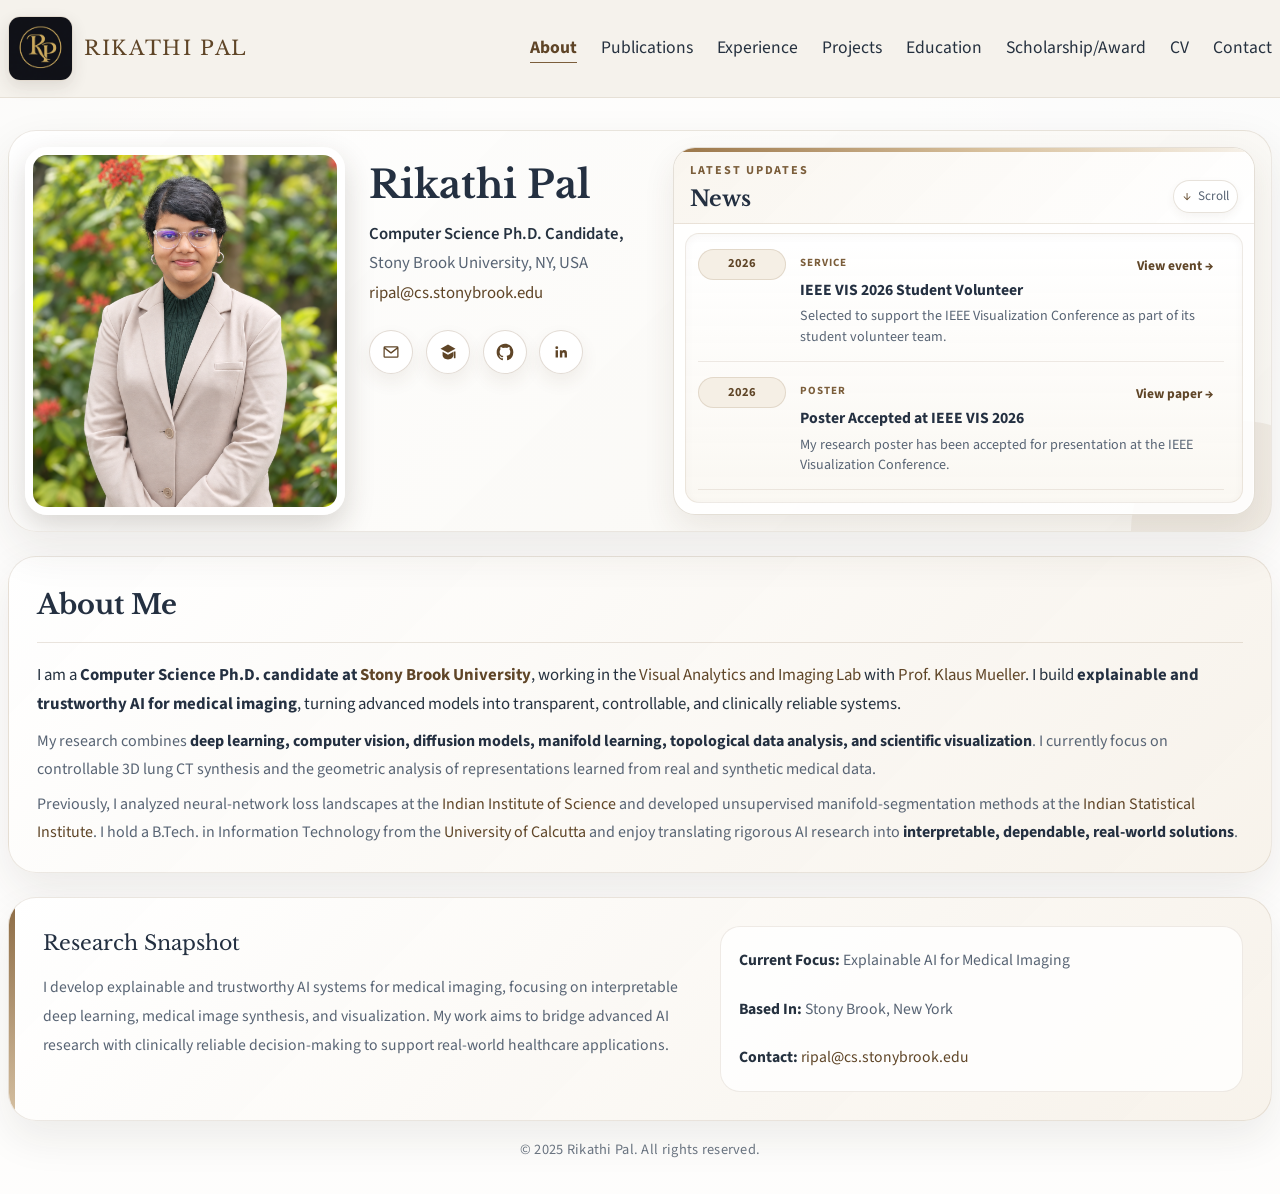
<file: index.html>
<!DOCTYPE html>
<html lang="en">
<head>
  <meta charset="UTF-8">
  <meta name="viewport" content="width=device-width, initial-scale=1.0">
  <title>Rikathi Pal | Ph.D. Candidate in Computer Science at Stony Brook University</title>
  <meta name="description" content="Rikathi Pal is a Ph.D. candidate in Computer Science at Stony Brook University working in the Visual Analytics and Imaging Lab on explainable, trustworthy AI for medical imaging.">
  <meta name="robots" content="index, follow, max-image-preview:large">
  <link rel="canonical" href="https://rikathi.github.io/">
  <meta property="og:type" content="profile">
  <meta property="og:title" content="Rikathi Pal | Ph.D. Candidate in Computer Science at Stony Brook University">
  <meta property="og:description" content="Portfolio of Rikathi Pal, Ph.D. candidate at Stony Brook University working on explainable and trustworthy AI for medical imaging.">
  <meta property="og:url" content="https://rikathi.github.io/">
  <meta property="og:site_name" content="Rikathi Pal">
  <meta property="og:image" content="https://rikathi.github.io/images/rip-professional.png">
  <meta name="twitter:card" content="summary_large_image">
  <meta name="twitter:title" content="Rikathi Pal | Ph.D. Candidate in Computer Science at Stony Brook University">
  <meta name="twitter:description" content="Portfolio of Rikathi Pal, Ph.D. candidate at Stony Brook University working on explainable and trustworthy AI for medical imaging.">
  <meta name="twitter:image" content="https://rikathi.github.io/images/rip-professional.png">
  <link rel="icon" href="images/brand-logo-sober.png" type="image/png">
  <link rel="preconnect" href="https://fonts.googleapis.com">
  <link rel="preconnect" href="https://fonts.gstatic.com" crossorigin>
  <link href="https://fonts.googleapis.com/css2?family=Libre+Baskerville:wght@400;700&family=Source+Sans+3:wght@400;500;600;700&display=swap" rel="stylesheet">
  <link rel="stylesheet" href="style.css?v=20261012-hero-compact">
  <script type="application/ld+json">
    {
      "@context": "https://schema.org",
      "@graph": [
        {
          "@type": "WebSite",
          "name": "Rikathi Pal",
          "alternateName": ["Rikathi Pal Portfolio", "rikathi.github.io"],
          "url": "https://rikathi.github.io/"
        },
        {
          "@type": "ProfilePage",
          "url": "https://rikathi.github.io/",
          "mainEntity": {
            "@type": "Person",
            "name": "Rikathi Pal",
            "url": "https://rikathi.github.io/",
            "image": "https://rikathi.github.io/images/rip-professional.png",
            "email": "mailto:ripal@cs.stonybrook.edu",
            "jobTitle": "Ph.D. Candidate in Computer Science",
            "affiliation": {
              "@type": "CollegeOrUniversity",
              "name": "Stony Brook University",
              "url": "https://www.stonybrook.edu/"
            },
            "alumniOf": {
              "@type": "CollegeOrUniversity",
              "name": "University of Calcutta",
              "url": "https://www.caluniv.ac.in/"
            },
            "sameAs": [
              "https://scholar.google.com/citations?user=8riN4uMAAAAJ&hl=en",
              "https://github.com/Rikathi",
              "https://www.linkedin.com/in/rikathi-pal-a0b10820b/"
            ],
            "knowsAbout": [
              "Explainable AI",
              "Medical Imaging",
              "Computer Vision",
              "Visualization",
              "Computational Topology",
              "Trustworthy AI"
            ],
            "description": "Ph.D. candidate in Computer Science at Stony Brook University working in the Visual Analytics and Imaging Lab on explainable and trustworthy AI for medical imaging."
          }
        }
      ]
    }
  </script>
</head>
<body>
  <header class="topbar">
    <div class="topbar-inner">
      <a class="brand" href="index.html">
        <img class="brand-mark" src="images/brand-logo-sober.png" alt="Rikathi Pal RP monogram">
        <span>RIKATHI PAL</span>
      </a>
      <nav aria-label="Primary">
        <ul class="nav-links">
          <li><a class="active" href="index.html">About</a></li>
          <li><a href="publications.html">Publications</a></li>
          <li><a href="experience.html">Experience</a></li>
          <li><a href="projects.html">Projects</a></li>
          <li><a href="education.html">Education</a></li>
          <li><a href="scholarship-award.html">Scholarship/Award</a></li>
          <li><a href="cv.html">CV</a></li>
          <li><a href="contact.html">Contact</a></li>
        </ul>
      </nav>
    </div>
  </header>

  <main class="site-shell">
    <section class="hero">
      <div class="hero-panel">
        <div class="hero-photo-wrap">
          <div class="hero-photo">
            <img src="images/rip-professional.png" alt="Professional portrait of Rikathi Pal">
          </div>
        </div>
        <div class="hero-copy">
          <h1>Rikathi Pal</h1>
          <p class="hero-role">
            <strong>Computer Science Ph.D. Candidate,</strong><br>
            Stony Brook University, NY, USA<br>
            <a href="mailto:ripal@cs.stonybrook.edu">ripal@cs.stonybrook.edu</a>
          </p>
          <ul class="hero-icons" aria-label="Contact links">
            <li>
              <a href="mailto:ripal@cs.stonybrook.edu" aria-label="Email">
                <svg viewBox="0 0 24 24" aria-hidden="true"><path d="M3 6.75A1.75 1.75 0 0 1 4.75 5h14.5A1.75 1.75 0 0 1 21 6.75v10.5A1.75 1.75 0 0 1 19.25 19H4.75A1.75 1.75 0 0 1 3 17.25V6.75Zm1.9-.25 7.1 5.43 7.1-5.43H4.9Zm14.6 11V8.39l-6.9 5.28a1 1 0 0 1-1.2 0L4.5 8.39v9.11h15Z"/></svg>
              </a>
            </li>
            <li>
              <a href="https://scholar.google.com/citations?user=8riN4uMAAAAJ&hl=en" target="_blank" rel="noopener noreferrer" aria-label="Google Scholar">
                <svg viewBox="0 0 24 24" aria-hidden="true"><path d="m12 3 9 5-9 5-9-5 9-5Zm-6.5 8.72L12 15.33l6.5-3.61V16c0 2.76-2.91 5-6.5 5s-6.5-2.24-6.5-5v-4.28ZM21 18.5a1 1 0 1 1-2 0v-7h2v7Z"/></svg>
              </a>
            </li>
            <li>
              <a href="https://github.com/Rikathi" target="_blank" rel="noopener noreferrer" aria-label="GitHub">
                <svg viewBox="0 0 24 24" aria-hidden="true"><path d="M12 2C6.48 2 2 6.58 2 12.22c0 4.5 2.87 8.31 6.84 9.66.5.1.68-.22.68-.49 0-.24-.01-1.05-.01-1.9-2.78.62-3.37-1.21-3.37-1.21-.46-1.18-1.11-1.49-1.11-1.49-.9-.63.07-.62.07-.62 1 .07 1.52 1.04 1.52 1.04.88 1.55 2.31 1.1 2.87.84.09-.66.35-1.1.63-1.36-2.22-.26-4.56-1.14-4.56-5.06 0-1.12.39-2.03 1.03-2.75-.1-.26-.45-1.3.1-2.72 0 0 .84-.28 2.75 1.05A9.3 9.3 0 0 1 12 6.84c.85 0 1.7.12 2.5.35 1.9-1.33 2.74-1.05 2.74-1.05.55 1.42.2 2.46.1 2.72.64.72 1.03 1.63 1.03 2.75 0 3.93-2.34 4.79-4.57 5.05.36.32.68.95.68 1.92 0 1.39-.01 2.5-.01 2.84 0 .27.18.59.69.49A10.25 10.25 0 0 0 22 12.22C22 6.58 17.52 2 12 2Z"/></svg>
              </a>
            </li>
            <li>
              <a href="https://www.linkedin.com/in/rikathi-pal-a0b10820b/" target="_blank" rel="noopener noreferrer" aria-label="LinkedIn">
                <svg viewBox="0 0 24 24" aria-hidden="true"><path d="M6.94 8.5a1.72 1.72 0 1 1 0-3.44 1.72 1.72 0 0 1 0 3.44ZM5.5 10h2.88v8.5H5.5V10Zm4.68 0h2.76v1.16h.04c.38-.72 1.32-1.48 2.72-1.48 2.92 0 3.46 1.95 3.46 4.48v4.34h-2.88v-3.85c0-.92-.02-2.1-1.27-2.1-1.28 0-1.48 1.01-1.48 2.03v3.92h-2.88V10Z"/></svg>
              </a>
            </li>
          </ul>
        </div>
        <div class="hero-news" id="news" aria-labelledby="news-title">
          <div class="news-heading">
            <div>
              <p class="news-eyebrow">Latest updates</p>
              <h2 id="news-title">News</h2>
            </div>
            <p class="news-scroll-note" id="news-scroll-note">
              <span aria-hidden="true">&#8595;</span> Scroll
            </p>
          </div>

          <div class="news-list" role="region" tabindex="0" aria-label="News updates" aria-describedby="news-scroll-note">
            <article class="news-item">
              <time datetime="2026">2026</time>
              <div class="news-item-copy">
                <div class="news-item-meta">
                  <span class="news-tag">Service</span>
                  <a href="https://www.ieeevis.org/year/2026/" target="_blank" rel="noopener noreferrer">View event <span aria-hidden="true">&#8594;</span></a>
                </div>
                <h3>IEEE VIS 2026 Student Volunteer</h3>
                <p>Selected to support the IEEE Visualization Conference as part of its student volunteer team.</p>
              </div>
            </article>

            <article class="news-item">
              <time datetime="2026">2026</time>
              <div class="news-item-copy">
                <div class="news-item-meta">
                  <span class="news-tag">Poster</span>
                  <a href="publications.html">View paper <span aria-hidden="true">&#8594;</span></a>
                </div>
                <h3>Poster Accepted at IEEE VIS 2026</h3>
                <p>My research poster has been accepted for presentation at the IEEE Visualization Conference.</p>
              </div>
            </article>

            <article class="news-item">
              <time datetime="2025">2025</time>
              <div class="news-item-copy">
                <div class="news-item-meta">
                  <span class="news-tag">Scholarship</span>
                  <a href="scholarship-award.html">View award <span aria-hidden="true">&#8594;</span></a>
                </div>
                <h3>Hagan International Scholarship Recipient</h3>
                <p>Awarded by the Hagan Scholarship Foundation for the 2025&ndash;2027 period.</p>
              </div>
            </article>

            <article class="news-item">
              <time datetime="2025">2025</time>
              <div class="news-item-copy">
                <div class="news-item-meta">
                  <span class="news-tag">Education</span>
                  <a href="education.html">View education <span aria-hidden="true">&#8594;</span></a>
                </div>
                <h3>Started Ph.D. at Stony Brook University</h3>
                <p>Began my Ph.D. in Computer Science at Stony Brook University.</p>
              </div>
            </article>

            <article class="news-item">
              <time datetime="2025">2025</time>
              <div class="news-item-copy">
                <div class="news-item-meta">
                  <span class="news-tag">Publication</span>
                  <a href="publications.html">View paper <span aria-hidden="true">&#8594;</span></a>
                </div>
                <h3>Spinal Tumor Research at NCVPRIPG 2025</h3>
                <p><em>A Classifier for Spinal Tumors Using Novel Data Augmentation</em> appears in the portfolio publication list.</p>
              </div>
            </article>

            <article class="news-item">
              <time datetime="2025">2025</time>
              <div class="news-item-copy">
                <div class="news-item-meta">
                  <span class="news-tag">Award</span>
                  <a href="scholarship-award.html">View award <span aria-hidden="true">&#8594;</span></a>
                </div>
                <h3>2nd Best Paper Award at ICDMAI 2025</h3>
                <p>Recognized for <em>Medical Image Segmentation Using Advanced Attention UNet</em>.</p>
              </div>
            </article>

            <article class="news-item">
              <time datetime="2024-07">Jul 2024</time>
              <div class="news-item-copy">
                <div class="news-item-meta">
                  <span class="news-tag">Experience</span>
                  <a href="experience.html">View experience <span aria-hidden="true">&#8594;</span></a>
                </div>
                <h3>Joined IISc as a Pre-Doctoral Research Fellow</h3>
                <p>Worked in the Visualization and Graphics Lab on neural-network loss landscape visualization using topological data analysis.</p>
              </div>
            </article>

            <article class="news-item">
              <time datetime="2024">2024</time>
              <div class="news-item-copy">
                <div class="news-item-meta">
                  <span class="news-tag">Education</span>
                  <a href="education.html">View education <span aria-hidden="true">&#8594;</span></a>
                </div>
                <h3>Completed B.Tech. at the University of Calcutta</h3>
                <p>Earned my B.Tech. in Information Technology from the A.K.C.S.I.T. Department.</p>
              </div>
            </article>
          </div>
        </div>
      </div>
    </section>

    <section class="about-section" aria-labelledby="about-title">
      <h2 class="about-section-title" id="about-title">About Me</h2>
      <div class="about-text about-section-copy">
        <p class="about-lead">
          I am a <strong>Computer Science Ph.D. candidate at <a href="https://www.cs.stonybrook.edu/" target="_blank" rel="noopener noreferrer">Stony Brook University</a></strong>, working in the <a href="https://www3.cs.stonybrook.edu/~mueller/#projects" target="_blank" rel="noopener noreferrer">Visual Analytics and Imaging Lab</a> with <a href="https://www3.cs.stonybrook.edu/~mueller/" target="_blank" rel="noopener noreferrer">Prof. Klaus Mueller</a>. I build <strong>explainable and trustworthy AI for medical imaging</strong>, turning advanced models into transparent, controllable, and clinically reliable systems.
        </p>
        <p>
          My research combines <strong>deep learning, computer vision, diffusion models, manifold learning, topological data analysis, and scientific visualization</strong>. I currently focus on controllable 3D lung CT synthesis and the geometric analysis of representations learned from real and synthetic medical data.
        </p>
        <p>
          Previously, I analyzed neural-network loss landscapes at the <a href="https://iisc.ac.in/" target="_blank" rel="noopener noreferrer">Indian Institute of Science</a> and developed unsupervised manifold-segmentation methods at the <a href="https://www.isical.ac.in/" target="_blank" rel="noopener noreferrer">Indian Statistical Institute</a>. I hold a B.Tech. in Information Technology from the <a href="https://www.caluniv.ac.in/" target="_blank" rel="noopener noreferrer">University of Calcutta</a> and enjoy translating rigorous AI research into <strong>interpretable, dependable, real-world solutions</strong>.
        </p>
      </div>
    </section>
  </main>

  <footer>
    <div class="footer-panel">
      <div>
        <p class="footer-title">Research Snapshot</p>
        <p class="footer-copy">
          I develop explainable and trustworthy AI systems for medical imaging, focusing on interpretable deep learning, medical image synthesis, and visualization. My work aims to bridge advanced AI research with clinically reliable decision-making to support real-world healthcare applications.

        </p>
      </div>
      <div class="footer-meta">
        <p><strong>Current Focus:</strong> Explainable AI for Medical Imaging</p>
        <p><strong>Based In:</strong> Stony Brook, New York</p>
        <p><strong>Contact:</strong> <a href="mailto:ripal@cs.stonybrook.edu">ripal@cs.stonybrook.edu</a></p>
      </div>
    </div>
    <p class="footer-bottom">&copy; 2025 Rikathi Pal. All rights reserved.</p>
  </footer>
</body>
</html>
</file>
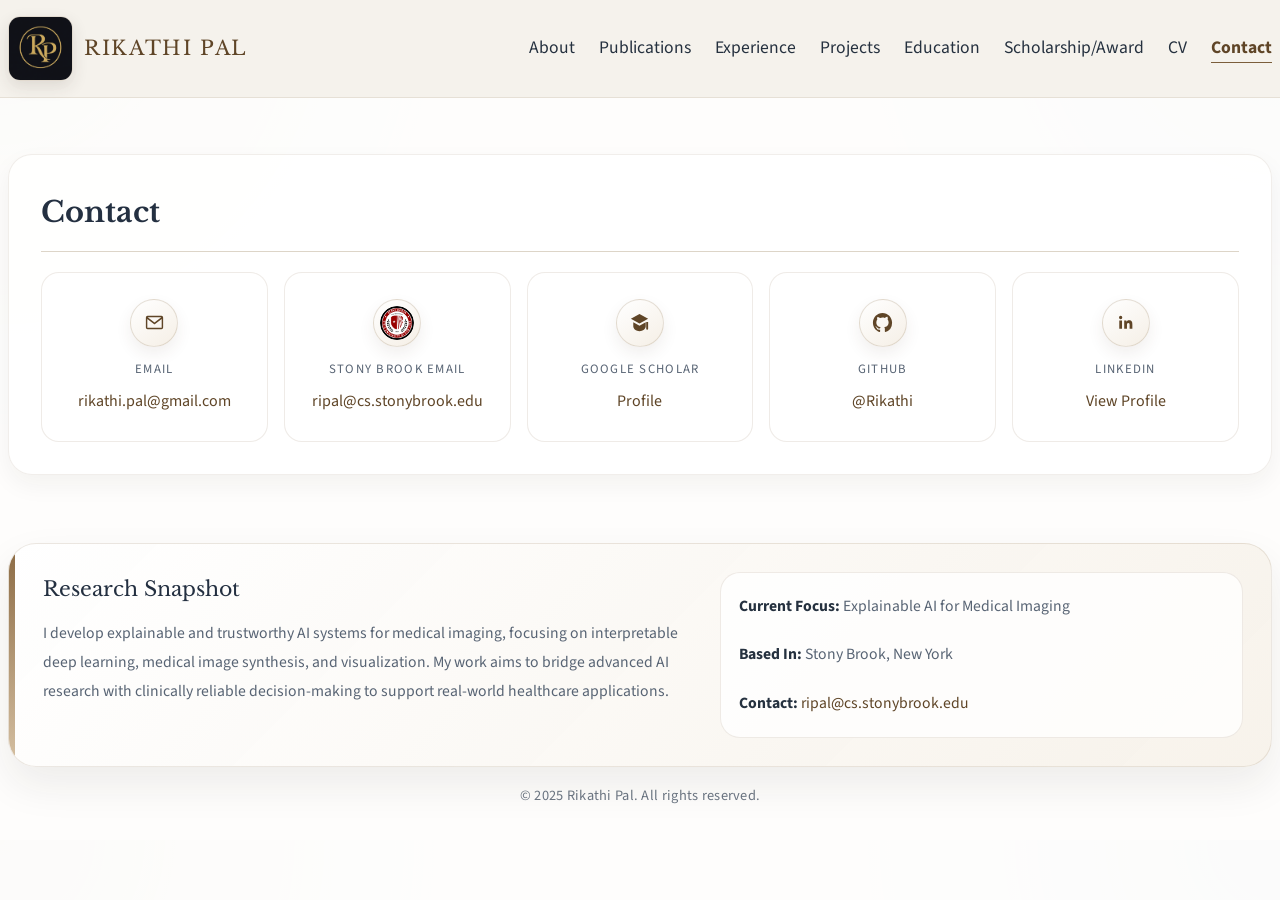
<file: contact.html>
<!DOCTYPE html>
<html lang="en">
<head>
  <meta charset="UTF-8">
  <meta name="viewport" content="width=device-width, initial-scale=1.0">
  <title>Rikathi Pal | Contact</title>
  <link rel="icon" href="images/brand-logo-sober.png" type="image/png">
  <link rel="preconnect" href="https://fonts.googleapis.com">
  <link rel="preconnect" href="https://fonts.gstatic.com" crossorigin>
  <link href="https://fonts.googleapis.com/css2?family=Libre+Baskerville:wght@400;700&family=Source+Sans+3:wght@400;500;600;700&display=swap" rel="stylesheet">
  <link rel="stylesheet" href="style.css?v=20261012-hero-compact">
</head>
<body>
  <header class="topbar">
    <div class="topbar-inner">
      <a class="brand" href="index.html">
        <img class="brand-mark" src="images/brand-logo-sober.png" alt="Rikathi Pal RP monogram">
        <span>RIKATHI PAL</span>
      </a>
      <nav aria-label="Primary">
        <ul class="nav-links">
          <li><a href="index.html">About</a></li>
          <li><a href="publications.html">Publications</a></li>
          <li><a href="experience.html">Experience</a></li>
          <li><a href="projects.html">Projects</a></li>
          <li><a href="education.html">Education</a></li>
          <li><a href="scholarship-award.html">Scholarship/Award</a></li>
          <li><a href="cv.html">CV</a></li>
          <li><a class="active" href="contact.html">Contact</a></li>
        </ul>
      </nav>
    </div>
  </header>

  <main class="site-shell page-main">
    <section class="content-section">
      <h2 class="section-heading">Contact</h2>
      <div class="contact-grid">
        <div class="contact-card">
          <div class="contact-icon" aria-hidden="true">
            <svg viewBox="0 0 24 24"><path d="M3 6.75A1.75 1.75 0 0 1 4.75 5h14.5A1.75 1.75 0 0 1 21 6.75v10.5A1.75 1.75 0 0 1 19.25 19H4.75A1.75 1.75 0 0 1 3 17.25V6.75Zm1.9-.25 7.1 5.43 7.1-5.43H4.9Zm14.6 11V8.39l-6.9 5.28a1 1 0 0 1-1.2 0L4.5 8.39v9.11h15Z"/></svg>
          </div>
          <span>Email</span>
          <a href="mailto:rikathi.pal@gmail.com">rikathi.pal@gmail.com</a>
        </div>
        <div class="contact-card">
          <div class="contact-icon contact-icon-logo" aria-hidden="true">
            <img src="images/SBU.png" alt="">
          </div>
          <span>Stony Brook Email</span>
          <a href="mailto:ripal@cs.stonybrook.edu">ripal@cs.stonybrook.edu</a>
        </div>
        <div class="contact-card">
          <div class="contact-icon" aria-hidden="true">
            <svg viewBox="0 0 24 24"><path d="m12 3 9 5-9 5-9-5 9-5Zm-6.5 8.72L12 15.33l6.5-3.61V16c0 2.76-2.91 5-6.5 5s-6.5-2.24-6.5-5v-4.28ZM21 18.5a1 1 0 1 1-2 0v-7h2v7Z"/></svg>
          </div>
          <span>Google Scholar</span>
          <a href="https://scholar.google.com/citations?user=8riN4uMAAAAJ&hl=en" target="_blank" rel="noopener noreferrer">Profile</a>
        </div>
        <div class="contact-card">
          <div class="contact-icon" aria-hidden="true">
            <svg viewBox="0 0 24 24"><path d="M12 2C6.48 2 2 6.58 2 12.22c0 4.5 2.87 8.31 6.84 9.66.5.1.68-.22.68-.49 0-.24-.01-1.05-.01-1.9-2.78.62-3.37-1.21-3.37-1.21-.46-1.18-1.11-1.49-1.11-1.49-.9-.63.07-.62.07-.62 1 .07 1.52 1.04 1.52 1.04.88 1.55 2.31 1.1 2.87.84.09-.66.35-1.1.63-1.36-2.22-.26-4.56-1.14-4.56-5.06 0-1.12.39-2.03 1.03-2.75-.1-.26-.45-1.3.1-2.72 0 0 .84-.28 2.75 1.05A9.3 9.3 0 0 1 12 6.84c.85 0 1.7.12 2.5.35 1.9-1.33 2.74-1.05 2.74-1.05.55 1.42.2 2.46.1 2.72.64.72 1.03 1.63 1.03 2.75 0 3.93-2.34 4.79-4.57 5.05.36.32.68.95.68 1.92 0 1.39-.01 2.5-.01 2.84 0 .27.18.59.69.49A10.25 10.25 0 0 0 22 12.22C22 6.58 17.52 2 12 2Z"/></svg>
          </div>
          <span>GitHub</span>
          <a href="https://github.com/Rikathi" target="_blank" rel="noopener noreferrer">@Rikathi</a>
        </div>
        <div class="contact-card">
          <div class="contact-icon" aria-hidden="true">
            <svg viewBox="0 0 24 24"><path d="M6.94 8.5a1.72 1.72 0 1 1 0-3.44 1.72 1.72 0 0 1 0 3.44ZM5.5 10h2.88v8.5H5.5V10Zm4.68 0h2.76v1.16h.04c.38-.72 1.32-1.48 2.72-1.48 2.92 0 3.46 1.95 3.46 4.48v4.34h-2.88v-3.85c0-.92-.02-2.1-1.27-2.1-1.28 0-1.48 1.01-1.48 2.03v3.92h-2.88V10Z"/></svg>
          </div>
          <span>LinkedIn</span>
          <a href="https://www.linkedin.com/in/rikathi-pal-a0b10820b/" target="_blank" rel="noopener noreferrer">View Profile</a>
        </div>
      </div>
    </section>
  </main>

  <footer>
    <div class="footer-panel">
      <div>
        <p class="footer-title">Research Snapshot</p>
        <p class="footer-copy">
          I develop explainable and trustworthy AI systems for medical imaging, focusing on interpretable deep learning, medical image synthesis, and visualization. My work aims to bridge advanced AI research with clinically reliable decision-making to support real-world healthcare applications.
        </p>
      </div>
      <div class="footer-meta">
        <p><strong>Current Focus:</strong> Explainable AI for Medical Imaging</p>
        <p><strong>Based In:</strong> Stony Brook, New York</p>
        <p><strong>Contact:</strong> <a href="mailto:ripal@cs.stonybrook.edu">ripal@cs.stonybrook.edu</a></p>
      </div>
    </div>
    <p class="footer-bottom">&copy; 2025 Rikathi Pal. All rights reserved.</p>
  </footer>
</body>
</html>
</file>
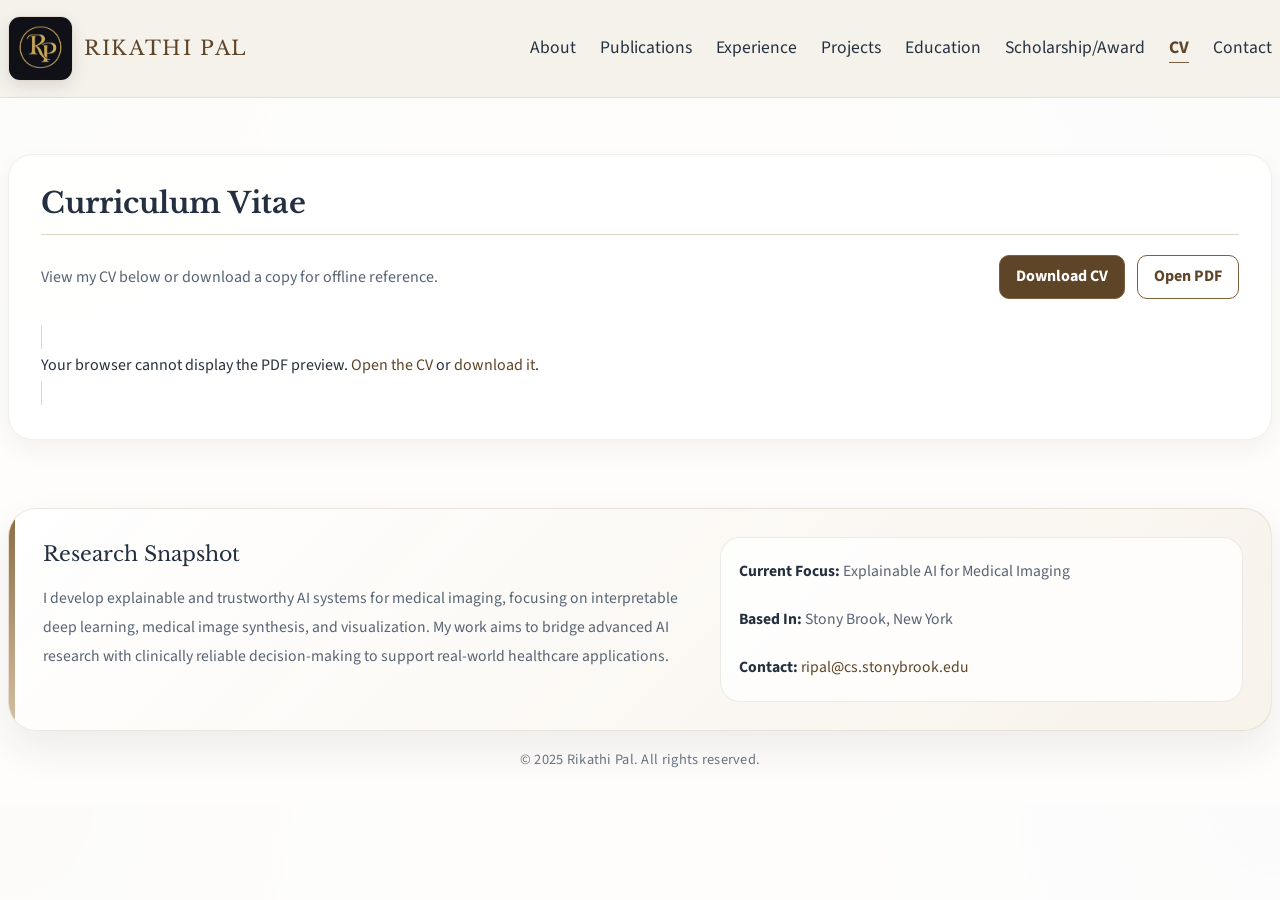
<file: cv.html>
<!DOCTYPE html>
<html lang="en">
<head>
  <meta charset="UTF-8">
  <meta name="viewport" content="width=device-width, initial-scale=1.0">
  <meta name="description" content="View or download Rikathi Pal's curriculum vitae.">
  <title>Rikathi Pal | CV</title>
  <link rel="icon" href="images/brand-logo-sober.png" type="image/png">
  <link rel="preconnect" href="https://fonts.googleapis.com">
  <link rel="preconnect" href="https://fonts.gstatic.com" crossorigin>
  <link href="https://fonts.googleapis.com/css2?family=Libre+Baskerville:wght@400;700&family=Source+Sans+3:wght@400;500;600;700&display=swap" rel="stylesheet">
  <link rel="stylesheet" href="style.css?v=20261014-cv">
</head>
<body>
  <header class="topbar">
    <div class="topbar-inner">
      <a class="brand" href="index.html">
        <img class="brand-mark" src="images/brand-logo-sober.png" alt="Rikathi Pal RP monogram">
        <span>RIKATHI PAL</span>
      </a>
      <nav aria-label="Primary">
        <ul class="nav-links">
          <li><a href="index.html">About</a></li>
          <li><a href="publications.html">Publications</a></li>
          <li><a href="experience.html">Experience</a></li>
          <li><a href="projects.html">Projects</a></li>
          <li><a href="education.html">Education</a></li>
          <li><a href="scholarship-award.html">Scholarship/Award</a></li>
          <li><a class="active" href="cv.html" aria-current="page">CV</a></li>
          <li><a href="contact.html">Contact</a></li>
        </ul>
      </nav>
    </div>
  </header>

  <main class="site-shell page-main">
    <section class="content-section">
      <h1 class="section-heading">Curriculum Vitae</h1>
      <div class="cv-intro">
        <p>View my CV below or download a copy for offline reference.</p>
        <div class="cv-actions">
          <a class="cv-button" href="pdfs/Rikathi_Pal_CV.pdf?v=20261015b" download="Rikathi_Pal_CV.pdf">Download CV</a>
          <a class="cv-button cv-button-secondary" href="pdfs/Rikathi_Pal_CV.pdf?v=20261015b" target="_blank" rel="noopener noreferrer">Open PDF</a>
        </div>
      </div>
      <object class="cv-viewer" data="pdfs/Rikathi_Pal_CV.pdf?v=20261015b" type="application/pdf" aria-label="Rikathi Pal curriculum vitae">
        <p>Your browser cannot display the PDF preview. <a href="pdfs/Rikathi_Pal_CV.pdf?v=20261015b">Open the CV</a> or <a href="pdfs/Rikathi_Pal_CV.pdf?v=20261015b" download="Rikathi_Pal_CV.pdf">download it</a>.</p>
      </object>
    </section>
  </main>

  <footer>
    <div class="footer-panel">
      <div>
        <p class="footer-title">Research Snapshot</p>
        <p class="footer-copy">
          I develop explainable and trustworthy AI systems for medical imaging, focusing on interpretable deep learning, medical image synthesis, and visualization. My work aims to bridge advanced AI research with clinically reliable decision-making to support real-world healthcare applications.
        </p>
      </div>
      <div class="footer-meta">
        <p><strong>Current Focus:</strong> Explainable AI for Medical Imaging</p>
        <p><strong>Based In:</strong> Stony Brook, New York</p>
        <p><strong>Contact:</strong> <a href="mailto:ripal@cs.stonybrook.edu">ripal@cs.stonybrook.edu</a></p>
      </div>
    </div>
    <p class="footer-bottom">&copy; 2025 Rikathi Pal. All rights reserved.</p>
  </footer>
</body>
</html>
</file>
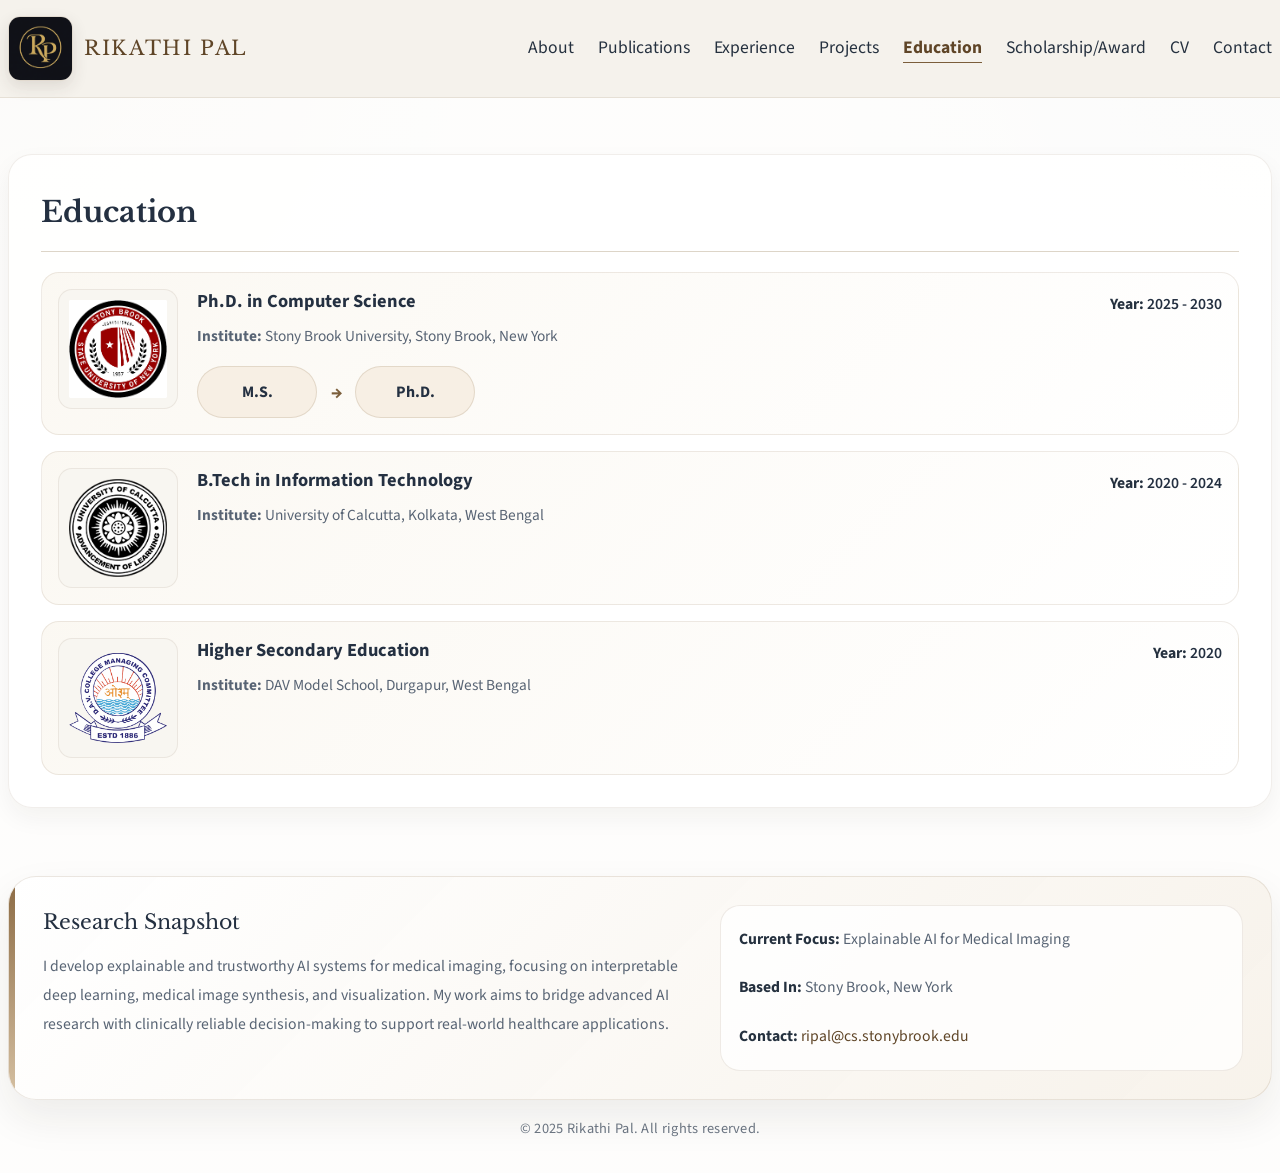
<file: education.html>
<!DOCTYPE html>
<html lang="en">
<head>
  <meta charset="UTF-8">
  <meta name="viewport" content="width=device-width, initial-scale=1.0">
  <title>Rikathi Pal | Education</title>
  <link rel="icon" href="images/brand-logo-sober.png" type="image/png">
  <link rel="preconnect" href="https://fonts.googleapis.com">
  <link rel="preconnect" href="https://fonts.gstatic.com" crossorigin>
  <link href="https://fonts.googleapis.com/css2?family=Libre+Baskerville:wght@400;700&family=Source+Sans+3:wght@400;500;600;700&display=swap" rel="stylesheet">
  <link rel="stylesheet" href="style.css?v=20261012-hero-compact">
</head>
<body>
  <header class="topbar">
    <div class="topbar-inner">
      <a class="brand" href="index.html">
        <img class="brand-mark" src="images/brand-logo-sober.png" alt="Rikathi Pal RP monogram">
        <span>RIKATHI PAL</span>
      </a>
      <nav aria-label="Primary">
        <ul class="nav-links">
          <li><a href="index.html">About</a></li>
          <li><a href="publications.html">Publications</a></li>
          <li><a href="experience.html">Experience</a></li>
          <li><a href="projects.html">Projects</a></li>
          <li><a class="active" href="education.html">Education</a></li>
          <li><a href="scholarship-award.html">Scholarship/Award</a></li>
          <li><a href="cv.html">CV</a></li>
          <li><a href="contact.html">Contact</a></li>
        </ul>
      </nav>
    </div>
  </header>

  <main class="site-shell page-main">
    <section class="content-section">
      <h2 class="section-heading">Education</h2>
      <div class="stack">
        <article class="entry-card logo-fit education-highlight">
          <img src="images/SBU.png" alt="Stony Brook University logo">
          <div class="education-body">
            <div class="education-main">
              <h3>Ph.D. in Computer Science</h3>
              <div class="entry-meta">
                <span><strong>Institute:</strong> Stony Brook University, Stony Brook, New York</span>
              </div>
              <div class="education-path" aria-label="Degree path from MS to PhD">
                <span class="path-step">M.S.</span>
                <span class="path-arrow" aria-hidden="true">→</span>
                <span class="path-step">Ph.D.</span>
              </div>
            </div>
            <div class="education-year"><strong>Year:</strong> 2025 - 2030</div>
          </div>
        </article>

        <article class="entry-card logo-fit education-highlight">
          <img src="images/cu.png" alt="University of Calcutta logo">
          <div class="education-body">
            <div class="education-main">
              <h3>B.Tech in Information Technology</h3>
              <div class="entry-meta">
                <span><strong>Institute:</strong> University of Calcutta, Kolkata, West Bengal</span>
              </div>
            </div>
            <div class="education-year"><strong>Year:</strong> 2020 - 2024</div>
          </div>
        </article>

        <article class="entry-card logo-fit education-highlight">
          <img src="images/dav.png" alt="DAV Model School logo">
          <div class="education-body">
            <div class="education-main">
              <h3>Higher Secondary Education</h3>
              <div class="entry-meta">
                <span><strong>Institute:</strong> DAV Model School, Durgapur, West Bengal</span>
              </div>
            </div>
            <div class="education-year"><strong>Year:</strong> 2020</div>
          </div>
        </article>
      </div>
    </section>
  </main>

  <footer>
    <div class="footer-panel">
      <div>
        <p class="footer-title">Research Snapshot</p>
        <p class="footer-copy">
          I develop explainable and trustworthy AI systems for medical imaging, focusing on interpretable deep learning, medical image synthesis, and visualization. My work aims to bridge advanced AI research with clinically reliable decision-making to support real-world healthcare applications.
        </p>
      </div>
      <div class="footer-meta">
        <p><strong>Current Focus:</strong> Explainable AI for Medical Imaging</p>
        <p><strong>Based In:</strong> Stony Brook, New York</p>
        <p><strong>Contact:</strong> <a href="mailto:ripal@cs.stonybrook.edu">ripal@cs.stonybrook.edu</a></p>
      </div>
    </div>
    <p class="footer-bottom">&copy; 2025 Rikathi Pal. All rights reserved.</p>
  </footer>
</body>
</html>
</file>
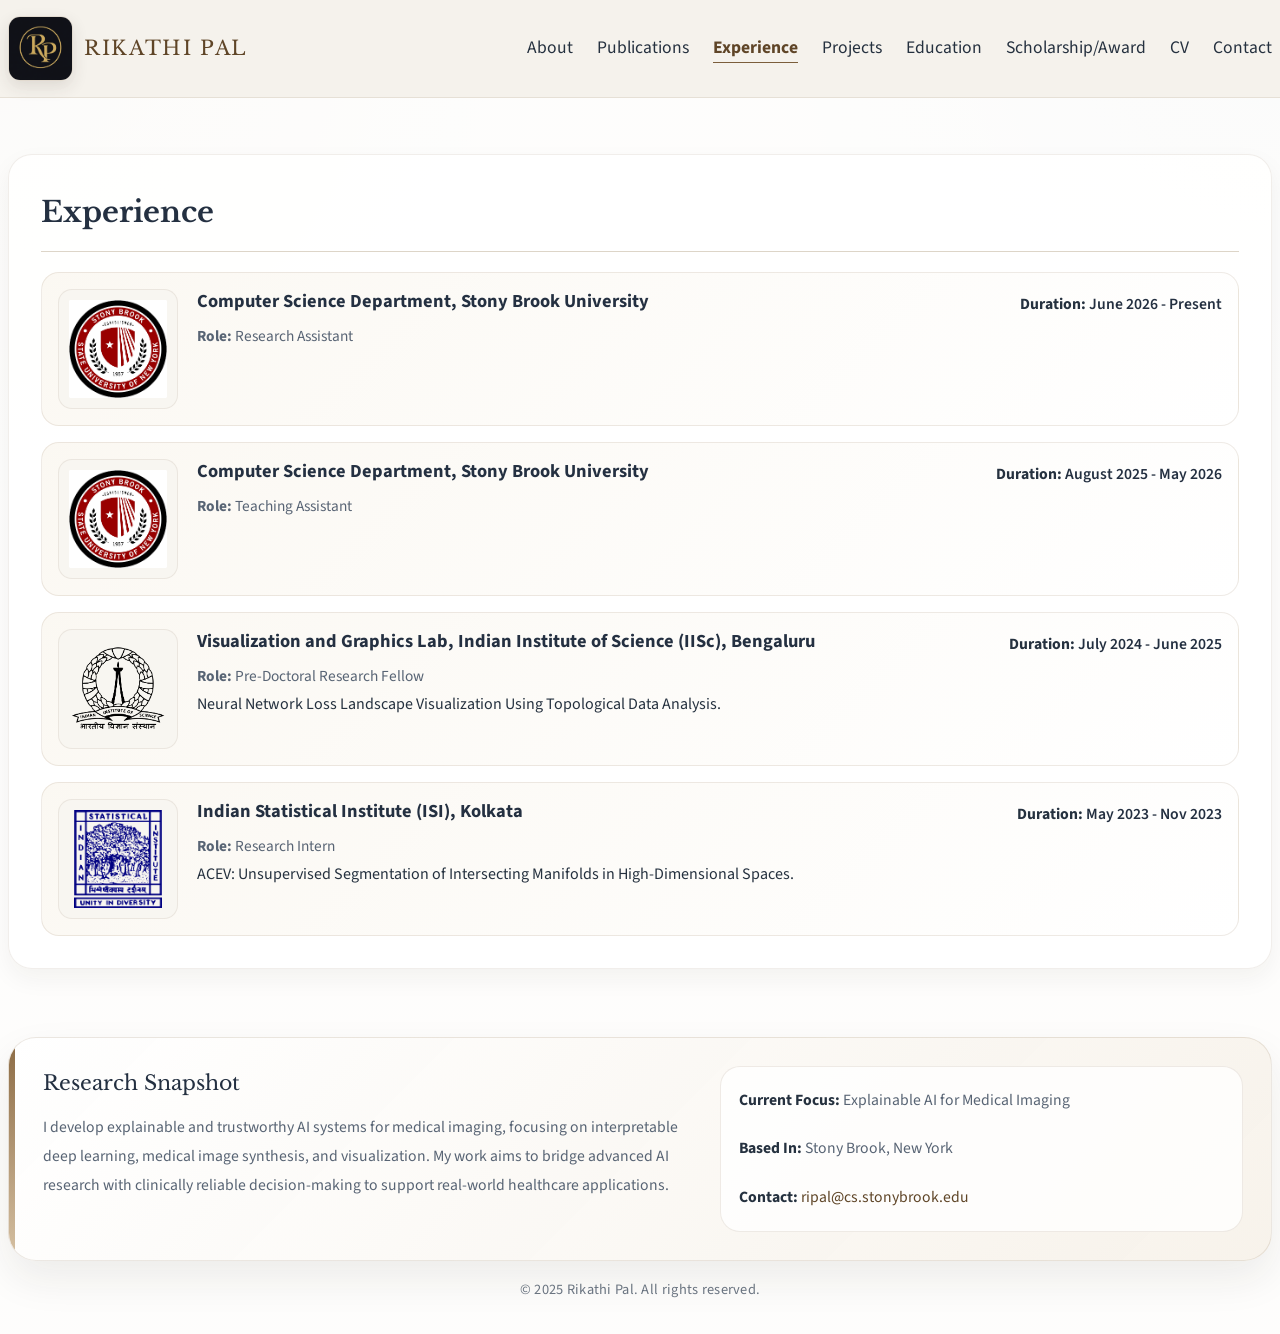
<file: experience.html>
<!DOCTYPE html>
<html lang="en">
<head>
  <meta charset="UTF-8">
  <meta name="viewport" content="width=device-width, initial-scale=1.0">
  <title>Rikathi Pal | Experience</title>
  <link rel="icon" href="images/brand-logo-sober.png" type="image/png">
  <link rel="preconnect" href="https://fonts.googleapis.com">
  <link rel="preconnect" href="https://fonts.gstatic.com" crossorigin>
  <link href="https://fonts.googleapis.com/css2?family=Libre+Baskerville:wght@400;700&family=Source+Sans+3:wght@400;500;600;700&display=swap" rel="stylesheet">
  <link rel="stylesheet" href="style.css?v=20261012-hero-compact">
</head>
<body>
  <header class="topbar">
    <div class="topbar-inner">
      <a class="brand" href="index.html">
        <img class="brand-mark" src="images/brand-logo-sober.png" alt="Rikathi Pal RP monogram">
        <span>RIKATHI PAL</span>
      </a>
      <nav aria-label="Primary">
        <ul class="nav-links">
          <li><a href="index.html">About</a></li>
          <li><a href="publications.html">Publications</a></li>
          <li><a class="active" href="experience.html">Experience</a></li>
          <li><a href="projects.html">Projects</a></li>
          <li><a href="education.html">Education</a></li>
          <li><a href="scholarship-award.html">Scholarship/Award</a></li>
          <li><a href="cv.html">CV</a></li>
          <li><a href="contact.html">Contact</a></li>
        </ul>
      </nav>
    </div>
  </header>

  <main class="site-shell page-main">
    <section class="content-section">
      <h2 class="section-heading">Experience</h2>
      <div class="stack">
        <article class="entry-card logo-fit education-highlight">
          <img src="images/SBU.png" alt="Stony Brook University logo">
          <div class="experience-body">
            <div class="experience-main">
              <h3>Computer Science Department, Stony Brook University</h3>
              <div class="entry-meta">
                <span><strong>Role:</strong> Research Assistant</span>
              </div>
            </div>
            <div class="experience-duration"><strong>Duration:</strong> June 2026 - Present</div>
          </div>
        </article>

        <article class="entry-card logo-fit education-highlight">
          <img src="images/SBU.png" alt="Stony Brook University logo">
          <div class="experience-body">
            <div class="experience-main">
              <h3>Computer Science Department, Stony Brook University</h3>
              <div class="entry-meta">
                <span><strong>Role:</strong> Teaching Assistant</span>
              </div>
            </div>
            <div class="experience-duration"><strong>Duration:</strong> August 2025 - May 2026</div>
          </div>
        </article>

        <article class="entry-card logo-fit education-highlight">
          <img src="images/iisc.png" alt="Indian Institute of Science logo">
          <div class="experience-body">
            <div class="experience-main">
              <h3>Visualization and Graphics Lab, Indian Institute of Science (IISc), Bengaluru</h3>
              <div class="entry-meta">
                <span><strong>Role:</strong> Pre-Doctoral Research Fellow</span>
              </div>
              <p>Neural Network Loss Landscape Visualization Using Topological Data Analysis.</p>
            </div>
            <div class="experience-duration"><strong>Duration:</strong> July 2024 - June 2025</div>
          </div>
        </article>

        <article class="entry-card logo-fit education-highlight">
          <img src="images/isi.png" alt="Indian Statistical Institute logo">
          <div class="experience-body">
            <div class="experience-main">
              <h3>Indian Statistical Institute (ISI), Kolkata</h3>
              <div class="entry-meta">
                <span><strong>Role:</strong> Research Intern</span>
              </div>
              <p>ACEV: Unsupervised Segmentation of Intersecting Manifolds in High-Dimensional Spaces.</p>
            </div>
            <div class="experience-duration"><strong>Duration:</strong> May 2023 - Nov 2023</div>
          </div>
        </article>
      </div>
    </section>
  </main>

  <footer>
    <div class="footer-panel">
      <div>
        <p class="footer-title">Research Snapshot</p>
        <p class="footer-copy">
          I develop explainable and trustworthy AI systems for medical imaging, focusing on interpretable deep learning, medical image synthesis, and visualization. My work aims to bridge advanced AI research with clinically reliable decision-making to support real-world healthcare applications.
        </p>
      </div>
      <div class="footer-meta">
        <p><strong>Current Focus:</strong> Explainable AI for Medical Imaging</p>
        <p><strong>Based In:</strong> Stony Brook, New York</p>
        <p><strong>Contact:</strong> <a href="mailto:ripal@cs.stonybrook.edu">ripal@cs.stonybrook.edu</a></p>
      </div>
    </div>
    <p class="footer-bottom">&copy; 2025 Rikathi Pal. All rights reserved.</p>
  </footer>
</body>
</html>
</file>
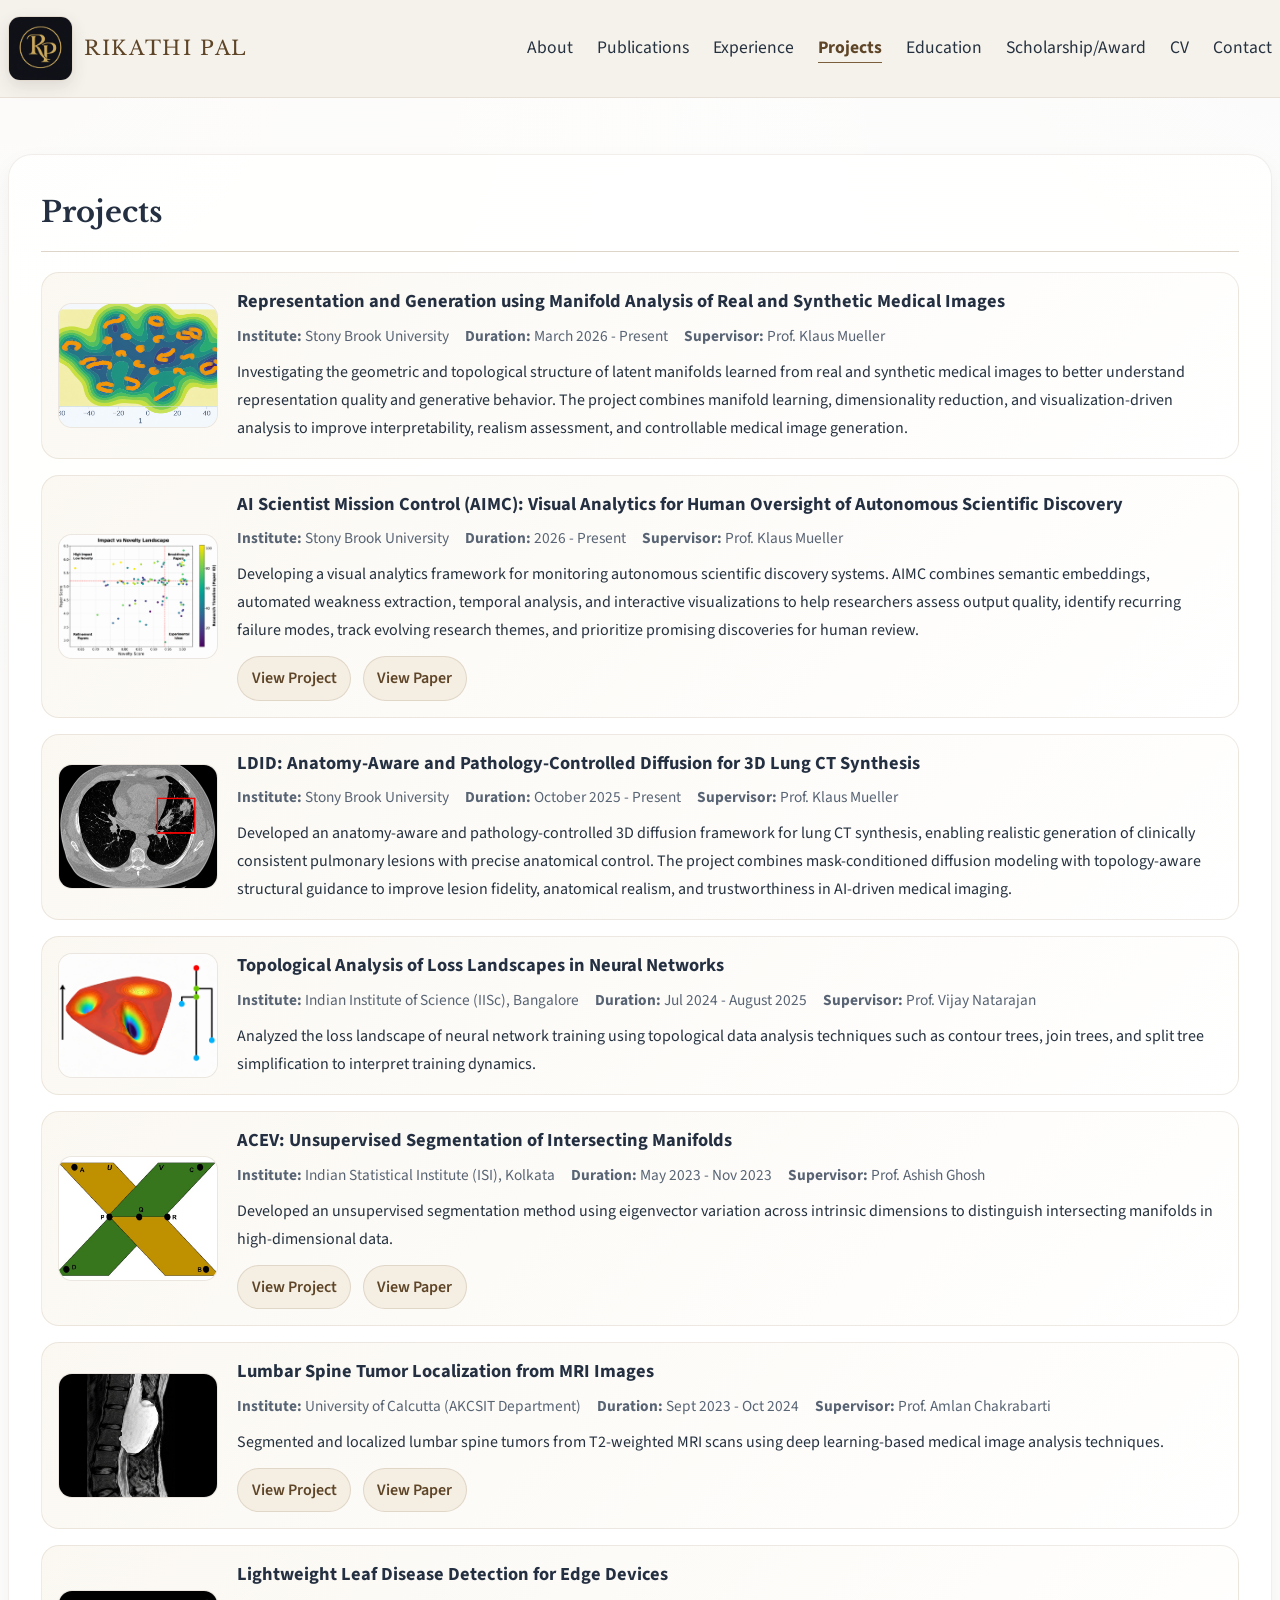
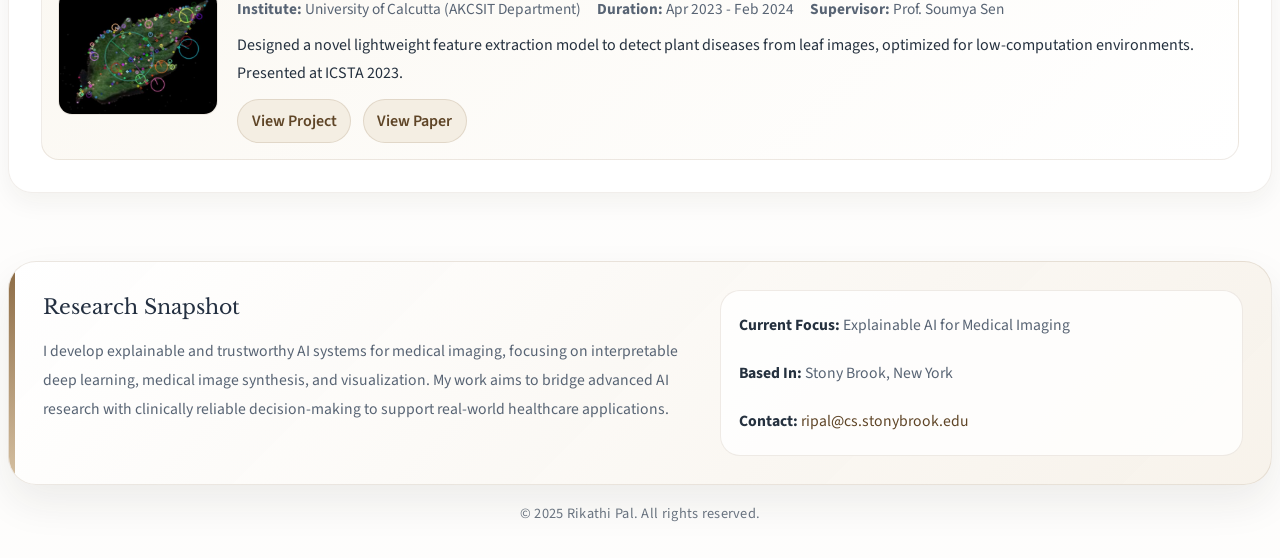
<file: projects.html>
<!DOCTYPE html>
<html lang="en">
<head>
  <meta charset="UTF-8">
  <meta name="viewport" content="width=device-width, initial-scale=1.0">
  <title>Rikathi Pal | Projects</title>
  <link rel="icon" href="images/brand-logo-sober.png" type="image/png">
  <link rel="preconnect" href="https://fonts.googleapis.com">
  <link rel="preconnect" href="https://fonts.gstatic.com" crossorigin>
  <link href="https://fonts.googleapis.com/css2?family=Libre+Baskerville:wght@400;700&family=Source+Sans+3:wght@400;500;600;700&display=swap" rel="stylesheet">
  <link rel="stylesheet" href="style.css?v=20261012-project-actions">
</head>
<body>
  <header class="topbar">
    <div class="topbar-inner">
      <a class="brand" href="index.html">
        <img class="brand-mark" src="images/brand-logo-sober.png" alt="Rikathi Pal RP monogram">
        <span>RIKATHI PAL</span>
      </a>
      <nav aria-label="Primary">
        <ul class="nav-links">
          <li><a href="index.html">About</a></li>
          <li><a href="publications.html">Publications</a></li>
          <li><a href="experience.html">Experience</a></li>
          <li><a class="active" href="projects.html">Projects</a></li>
          <li><a href="education.html">Education</a></li>
          <li><a href="scholarship-award.html">Scholarship/Award</a></li>
          <li><a href="cv.html">CV</a></li>
          <li><a href="contact.html">Contact</a></li>
        </ul>
      </nav>
    </div>
  </header>

  <main class="site-shell page-main">
    <section class="content-section">
      <h2 class="section-heading">Projects</h2>
      <div class="stack">
        <article class="entry-card education-highlight project-card">
          <img src="images/manifold-analysis.png" alt="Contour visualization of latent-space manifolds with axis labels 1 and 2">
          <div>
            <h3>Representation and Generation using Manifold Analysis of Real and Synthetic Medical Images</h3>
            <div class="entry-meta">
              <span><strong>Institute:</strong> Stony Brook University</span>
              <span><strong>Duration:</strong> March 2026 - Present</span>
              <span><strong>Supervisor:</strong> Prof. Klaus Mueller</span>
            </div>
            <p>Investigating the geometric and topological structure of latent manifolds learned from real and synthetic medical images to better understand representation quality and generative behavior.
            The project combines manifold learning, dimensionality reduction, and visualization-driven analysis to improve interpretability, realism assessment, and controllable medical image generation.</p>
          </div>
        </article>

        <article class="entry-card education-highlight project-card">
          <img src="images/aimc-impact-novelty.png" alt="Impact versus novelty landscape used in the AI Scientist Mission Control project">
          <div>
            <h3>AI Scientist Mission Control (AIMC): Visual Analytics for Human Oversight of Autonomous Scientific Discovery</h3>
            <div class="entry-meta">
              <span><strong>Institute:</strong> Stony Brook University</span>
              <span><strong>Duration:</strong> 2026 - Present</span>
              <span><strong>Supervisor:</strong> Prof. Klaus Mueller</span>
            </div>
            <p>Developing a visual analytics framework for monitoring autonomous scientific discovery systems. AIMC combines semantic embeddings, automated weakness extraction, temporal analysis, and interactive visualizations to help researchers assess output quality, identify recurring failure modes, track evolving research themes, and prioritize promising discoveries for human review.</p>
            <div class="project-actions">
              <a class="entry-link" href="https://github.com/Rikathi/AI_Scientist" target="_blank" rel="noopener noreferrer">View Project</a>
              <a class="entry-link" href="https://arxiv.org/pdf/2608.28637" target="_blank" rel="noopener noreferrer">View Paper</a>
            </div>
          </div>
        </article>

        <article class="entry-card education-highlight project-card">
          <img src="images/ldid-ct-lesion.png" alt="Axial lung CT scan with a highlighted pulmonary lesion">
          <div>
            <h3>LDID: Anatomy-Aware and Pathology-Controlled Diffusion for 3D Lung CT Synthesis</h3>
            <div class="entry-meta">
              <span><strong>Institute:</strong> Stony Brook University</span>
              <span><strong>Duration:</strong> October 2025 - Present</span>
              <span><strong>Supervisor:</strong> Prof. Klaus Mueller</span>
            </div>
            <p>Developed an anatomy-aware and pathology-controlled 3D diffusion framework for lung CT synthesis, enabling realistic generation of clinically consistent pulmonary lesions with precise anatomical control.
            The project combines mask-conditioned diffusion modeling with topology-aware structural guidance to improve lesion fidelity, anatomical realism, and trustworthiness in AI-driven medical imaging.</p>
          </div>
        </article>

        <article class="entry-card education-highlight project-card">
          <img src="images/loss-landscape-topology.png" alt="Scalar function and merge tree used for topological loss-landscape analysis">
          <div>
            <h3>Topological Analysis of Loss Landscapes in Neural Networks</h3>
            <div class="entry-meta">
              <span><strong>Institute:</strong> Indian Institute of Science (IISc), Bangalore</span>
              <span><strong>Duration:</strong> Jul 2024 - August 2025</span>
              <span><strong>Supervisor:</strong> Prof. Vijay Natarajan</span>
            </div>
            <p>Analyzed the loss landscape of neural network training using topological data analysis techniques such as contour trees, join trees, and split tree simplification to interpret training dynamics.</p>
          </div>
        </article>

        <article class="entry-card education-highlight project-card">
          <img src="images/acev-manifolds.jpeg" alt="Diagram of two intersecting manifolds used in the ACEV project">
          <div>
            <h3>ACEV: Unsupervised Segmentation of Intersecting Manifolds</h3>
            <div class="entry-meta">
              <span><strong>Institute:</strong> Indian Statistical Institute (ISI), Kolkata</span>
              <span><strong>Duration:</strong> May 2023 - Nov 2023</span>
              <span><strong>Supervisor:</strong> Prof. Ashish Ghosh</span>
            </div>
            <p>Developed an unsupervised segmentation method using eigenvector variation across intrinsic dimensions to distinguish intersecting manifolds in high-dimensional data.</p>
            <div class="project-actions">
              <a class="entry-link" href="https://github.com/Rikathi/ACEV_ISI" target="_blank" rel="noopener noreferrer">View Project</a>
              <a class="entry-link" href="https://arxiv.org/pdf/2410.00930" target="_blank" rel="noopener noreferrer">View Paper</a>
            </div>
          </div>
        </article>

        <article class="entry-card education-highlight project-card">
          <img src="images/spine2-enhanced.png" alt="High-resolution lumbar spine MRI with a segmented tumor region">
          <div>
            <h3>Lumbar Spine Tumor Localization from MRI Images</h3>
            <div class="entry-meta">
              <span><strong>Institute:</strong> University of Calcutta (AKCSIT Department)</span>
              <span><strong>Duration:</strong> Sept 2023 - Oct 2024</span>
              <span><strong>Supervisor:</strong> Prof. Amlan Chakrabarti</span>
            </div>
            <p>Segmented and localized lumbar spine tumors from T2-weighted MRI scans using deep learning-based medical image analysis techniques.</p>
            <div class="project-actions">
              <a class="entry-link" href="https://drive.google.com/drive/folders/1iMEE_1tbwyjkoo-hJpjZtAnHQ9CqS2J9?usp=sharing" target="_blank" rel="noopener noreferrer">View Project</a>
              <a class="entry-link" href="pdfs/A%20Classifier%20for%20Spinal%20Tumors.pdf" target="_blank" rel="noopener noreferrer">View Paper</a>
            </div>
          </div>
        </article>

        <article class="entry-card education-highlight project-card">
          <img src="images/leaf2.jpeg" alt="Plant leaf with detected disease features highlighted">
          <div>
            <h3>Lightweight Leaf Disease Detection for Edge Devices</h3>
            <div class="entry-meta">
              <span><strong>Institute:</strong> University of Calcutta (AKCSIT Department)</span>
              <span><strong>Duration:</strong> Apr 2023 - Feb 2024</span>
              <span><strong>Supervisor:</strong> Prof. Soumya Sen</span>
            </div>
            <p>Designed a novel lightweight feature extraction model to detect plant diseases from leaf images, optimized for low-computation environments. Presented at ICSTA 2023.</p>
            <div class="project-actions">
              <a class="entry-link" href="https://github.com/Rikathi/Leaf_Disease_Detection1" target="_blank" rel="noopener noreferrer">View Project</a>
              <a class="entry-link" href="https://link.springer.com/chapter/10.1007/978-981-97-5157-0_32" target="_blank" rel="noopener noreferrer">View Paper</a>
            </div>
          </div>
        </article>
      </div>
    </section>
  </main>

  <footer>
    <div class="footer-panel">
      <div>
        <p class="footer-title">Research Snapshot</p>
        <p class="footer-copy">
          I develop explainable and trustworthy AI systems for medical imaging, focusing on interpretable deep learning, medical image synthesis, and visualization. My work aims to bridge advanced AI research with clinically reliable decision-making to support real-world healthcare applications.
        </p>
      </div>
      <div class="footer-meta">
        <p><strong>Current Focus:</strong> Explainable AI for Medical Imaging</p>
        <p><strong>Based In:</strong> Stony Brook, New York</p>
        <p><strong>Contact:</strong> <a href="mailto:ripal@cs.stonybrook.edu">ripal@cs.stonybrook.edu</a></p>
      </div>
    </div>
    <p class="footer-bottom">&copy; 2025 Rikathi Pal. All rights reserved.</p>
  </footer>
</body>
</html>
</file>
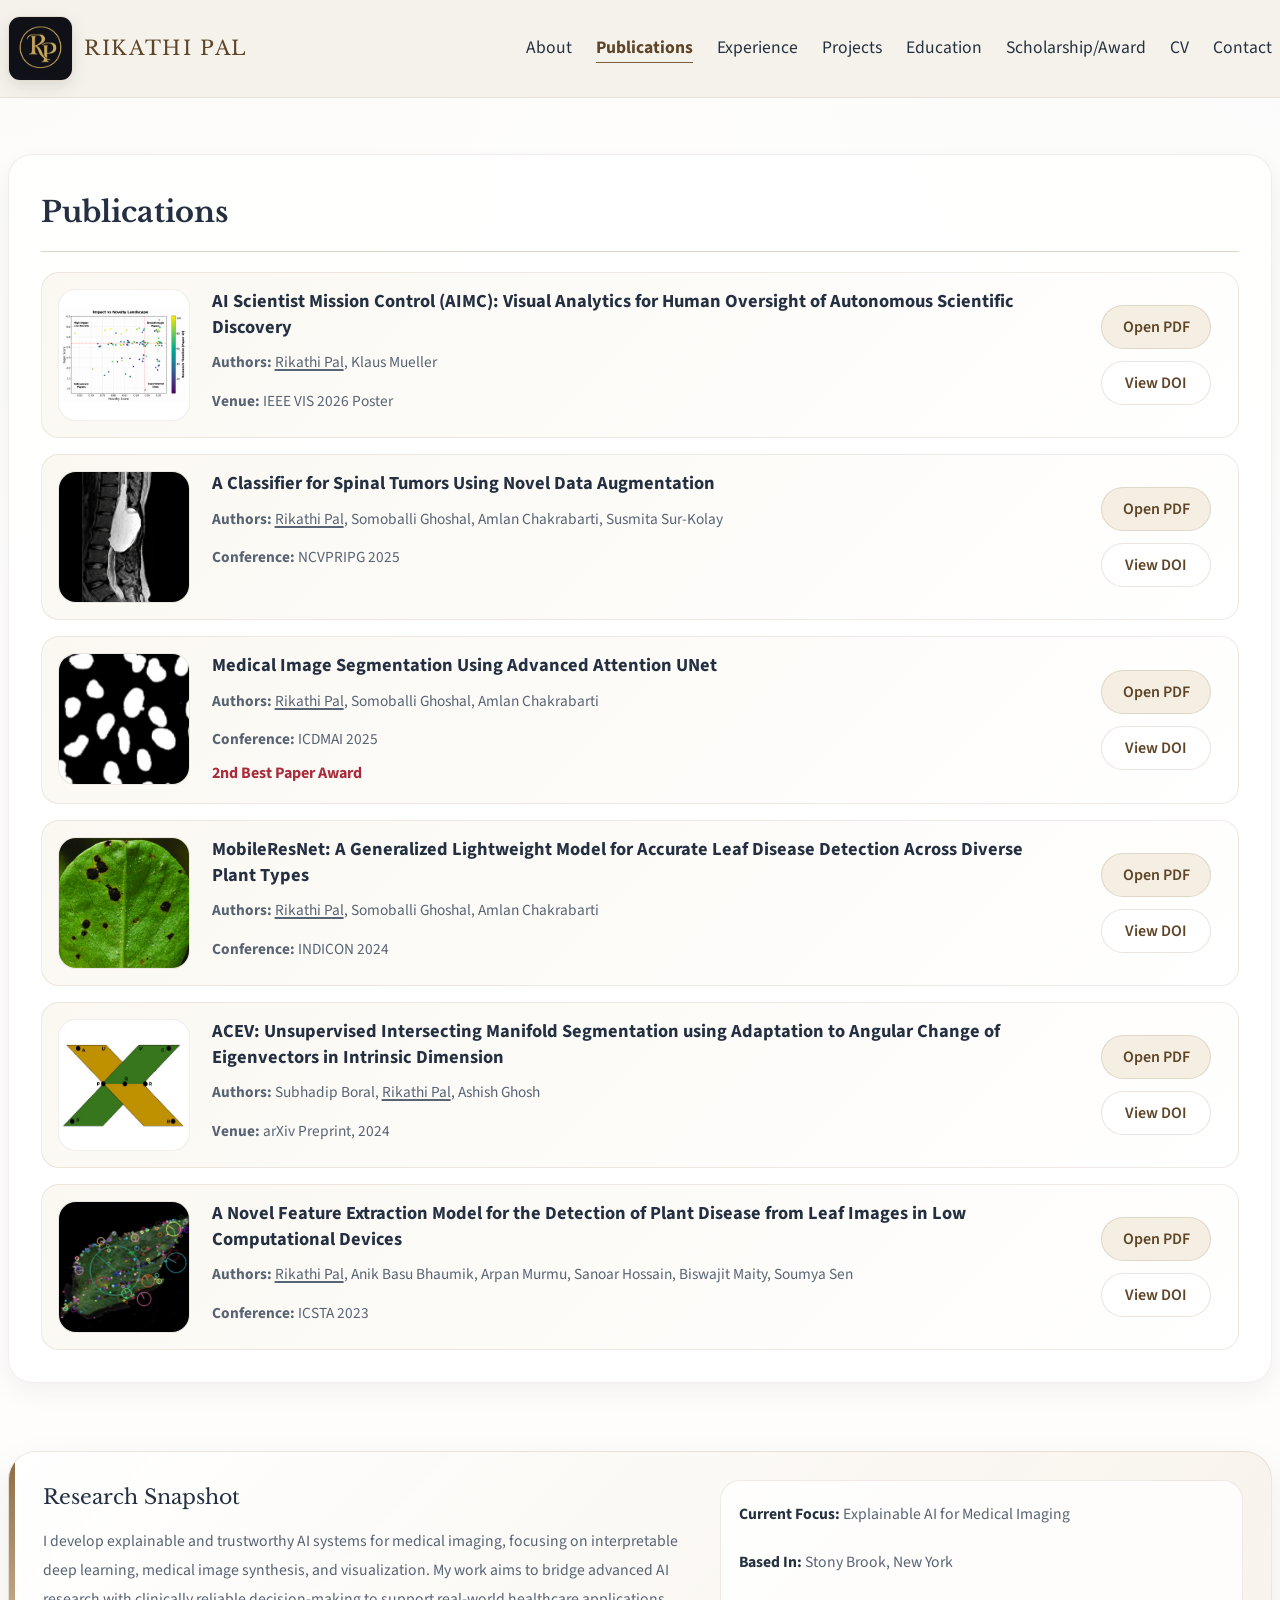
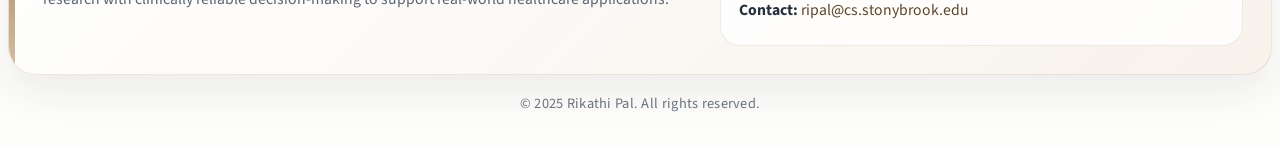
<file: publications.html>
<!DOCTYPE html>
<html lang="en">
<head>
  <meta charset="UTF-8">
  <meta name="viewport" content="width=device-width, initial-scale=1.0">
  <title>Rikathi Pal | Publications</title>
  <link rel="icon" href="images/brand-logo-sober.png" type="image/png">
  <link rel="preconnect" href="https://fonts.googleapis.com">
  <link rel="preconnect" href="https://fonts.gstatic.com" crossorigin>
  <link href="https://fonts.googleapis.com/css2?family=Libre+Baskerville:wght@400;700&family=Source+Sans+3:wght@400;500;600;700&display=swap" rel="stylesheet">
  <link rel="stylesheet" href="style.css?v=20261012-hero-compact">
</head>
<body>
  <header class="topbar">
    <div class="topbar-inner">
      <a class="brand" href="index.html">
        <img class="brand-mark" src="images/brand-logo-sober.png" alt="Rikathi Pal RP monogram">
        <span>RIKATHI PAL</span>
      </a>
      <nav aria-label="Primary">
        <ul class="nav-links">
          <li><a href="index.html">About</a></li>
          <li><a class="active" href="publications.html">Publications</a></li>
          <li><a href="experience.html">Experience</a></li>
          <li><a href="projects.html">Projects</a></li>
          <li><a href="education.html">Education</a></li>
          <li><a href="scholarship-award.html">Scholarship/Award</a></li>
          <li><a href="cv.html">CV</a></li>
          <li><a href="contact.html">Contact</a></li>
        </ul>
      </nav>
    </div>
  </header>

  <main class="site-shell page-main">
    <section class="content-section">
      <h2 class="section-heading">Publications</h2>
      <div class="stack">
        <article class="entry-card education-highlight publication-card">
          <img class="publication-figure-contain" src="images/aimc-impact-novelty.png" alt="Impact versus novelty landscape of AI-generated research papers">
          <div class="publication-content">
            <h3>AI Scientist Mission Control (AIMC): Visual Analytics for Human Oversight of Autonomous Scientific Discovery</h3>
            <div class="publication-meta">
              <p><strong>Authors:</strong> <span class="author-highlight">Rikathi Pal</span>, Klaus Mueller</p>
              <p><strong>Venue:</strong> IEEE VIS 2026 Poster</p>
            </div>
          </div>
          <div class="publication-action">
            <a class="entry-link" href="https://arxiv.org/pdf/2608.28637" target="_blank" rel="noopener noreferrer">Open PDF</a>
            <a class="entry-link doi-link" href="https://doi.org/10.48550/arXiv.2608.28637" target="_blank" rel="noopener noreferrer">View DOI</a>
          </div>
        </article>

        <article class="entry-card education-highlight publication-card">
          <img src="images/spine2-enhanced.png" alt="High-resolution spinal tumor classification publication preview">
          <div class="publication-content">
            <h3>A Classifier for Spinal Tumors Using Novel Data Augmentation</h3>
            <div class="publication-meta">
              <p><strong>Authors:</strong> <span class="author-highlight">Rikathi Pal</span>, Somoballi Ghoshal, Amlan Chakrabarti, Susmita Sur-Kolay</p>
              <p><strong>Conference:</strong> NCVPRIPG 2025 </p>
            </div>
          </div>
          <div class="publication-action">
            <a class="entry-link" href="pdfs/A%20Classifier%20for%20Spinal%20Tumors.pdf" target="_blank" rel="noopener noreferrer">Open PDF</a>
            <a class="entry-link doi-link" href="https://doi.org/10.1007/978-3-032-08508-5_29" target="_blank" rel="noopener noreferrer">View DOI</a>
          </div>
        </article>

        <article class="entry-card education-highlight publication-card">
          <img src="images/cell.jpg" alt="Medical image segmentation publication preview">
          <div class="publication-content">
            <h3>Medical Image Segmentation Using Advanced Attention UNet</h3>
            <div class="publication-meta">
              <p><strong>Authors:</strong> <span class="author-highlight">Rikathi Pal</span>, Somoballi Ghoshal, Amlan Chakrabarti</p>
              <p><strong>Conference:</strong> ICDMAI 2025</p>
            </div>
            <p class="award">2nd Best Paper Award</p>
          </div>
          <div class="publication-action">
            <a class="entry-link" href="pdfs/Medical_Image_Segmentation_Using_Advanced_UNet.pdf" target="_blank" rel="noopener noreferrer">Open PDF</a>
            <a class="entry-link doi-link" href="https://doi.org/10.1007/978-981-96-6537-2_15" target="_blank" rel="noopener noreferrer">View DOI</a>
          </div>
        </article>

        <article class="entry-card education-highlight publication-card">
          <img src="images/leaf.jpg" alt="MobileResNet publication preview">
          <div class="publication-content">
            <h3>MobileResNet: A Generalized Lightweight Model for Accurate Leaf Disease Detection Across Diverse Plant Types</h3>
            <div class="publication-meta">
              <p><strong>Authors:</strong> <span class="author-highlight">Rikathi Pal</span>, Somoballi Ghoshal, Amlan Chakrabarti</p>
              <p><strong>Conference:</strong> INDICON 2024</p>
            </div>
          </div>
          <div class="publication-action">
            <a class="entry-link" href="https://ieeexplore.ieee.org/document/10958458" target="_blank" rel="noopener noreferrer">Open PDF</a>
            <a class="entry-link doi-link" href="https://doi.org/10.1109/INDICON63790.2024.10958458" target="_blank" rel="noopener noreferrer">View DOI</a>
          </div>
        </article>

        <article class="entry-card education-highlight publication-card">
          <img class="publication-figure-contain" src="images/acev-manifolds.jpeg" alt="Intersecting manifolds diagram from the ACEV paper">
          <div class="publication-content">
            <h3>ACEV: Unsupervised Intersecting Manifold Segmentation using Adaptation to Angular Change of Eigenvectors in Intrinsic Dimension</h3>
            <div class="publication-meta">
              <p><strong>Authors:</strong> Subhadip Boral, <span class="author-highlight">Rikathi Pal</span>, Ashish Ghosh</p>
              <p><strong>Venue:</strong> arXiv Preprint, 2024</p>
            </div>
          </div>
          <div class="publication-action">
            <a class="entry-link" href="https://arxiv.org/pdf/2410.00930" target="_blank" rel="noopener noreferrer">Open PDF</a>
            <a class="entry-link doi-link" href="https://doi.org/10.48550/arXiv.2410.00930" target="_blank" rel="noopener noreferrer">View DOI</a>
          </div>
        </article>

        <article class="entry-card education-highlight publication-card">
          <img src="images/leaf2.jpeg" alt="Leaf disease publication preview">
          <div class="publication-content">
            <h3>A Novel Feature Extraction Model for the Detection of Plant Disease from Leaf Images in Low Computational Devices</h3>
            <div class="publication-meta">
              <p><strong>Authors:</strong> <span class="author-highlight">Rikathi Pal</span>, Anik Basu Bhaumik, Arpan Murmu, Sanoar Hossain, Biswajit Maity, Soumya Sen</p>
              <p><strong>Conference:</strong> ICSTA 2023</p>
            </div>
          </div>
          <div class="publication-action">
            <a class="entry-link" href="https://link.springer.com/chapter/10.1007/978-981-97-5157-0_32" target="_blank" rel="noopener noreferrer">Open PDF</a>
            <a class="entry-link doi-link" href="https://doi.org/10.1007/978-981-97-5157-0_32" target="_blank" rel="noopener noreferrer">View DOI</a>
          </div>
        </article>
      </div>
    </section>
  </main>

  <footer>
    <div class="footer-panel">
      <div>
        <p class="footer-title">Research Snapshot</p>
        <p class="footer-copy">
          I develop explainable and trustworthy AI systems for medical imaging, focusing on interpretable deep learning, medical image synthesis, and visualization. My work aims to bridge advanced AI research with clinically reliable decision-making to support real-world healthcare applications.
        </p>
      </div>
      <div class="footer-meta">
        <p><strong>Current Focus:</strong> Explainable AI for Medical Imaging</p>
        <p><strong>Based In:</strong> Stony Brook, New York</p>
        <p><strong>Contact:</strong> <a href="mailto:ripal@cs.stonybrook.edu">ripal@cs.stonybrook.edu</a></p>
      </div>
    </div>
    <p class="footer-bottom">&copy; 2025 Rikathi Pal. All rights reserved.</p>
  </footer>
</body>
</html>
</file>
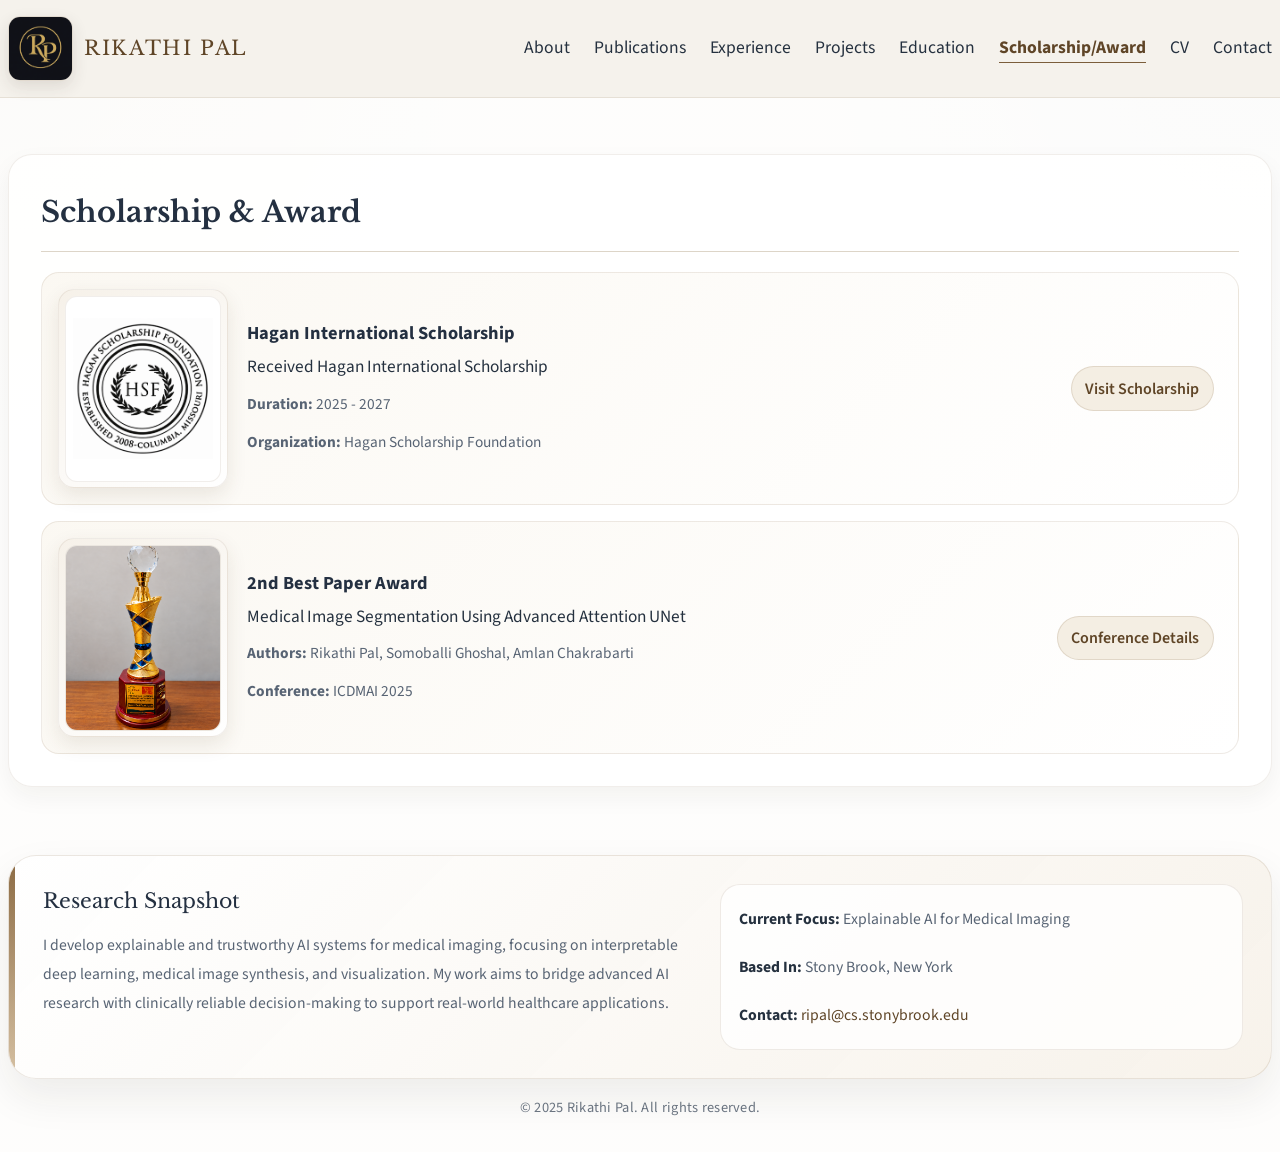
<file: scholarship-award.html>
<!DOCTYPE html>
<html lang="en">
<head>
  <meta charset="UTF-8">
  <meta name="viewport" content="width=device-width, initial-scale=1.0">
  <title>Rikathi Pal | Scholarship &amp; Award</title>
  <link rel="icon" href="images/brand-logo-sober.png" type="image/png">
  <link rel="preconnect" href="https://fonts.googleapis.com">
  <link rel="preconnect" href="https://fonts.gstatic.com" crossorigin>
  <link href="https://fonts.googleapis.com/css2?family=Libre+Baskerville:wght@400;700&family=Source+Sans+3:wght@400;500;600;700&display=swap" rel="stylesheet">
  <link rel="stylesheet" href="style.css?v=20261012-hero-compact">
</head>
<body>
  <header class="topbar">
    <div class="topbar-inner">
      <a class="brand" href="index.html">
        <img class="brand-mark" src="images/brand-logo-sober.png" alt="Rikathi Pal RP monogram">
        <span>RIKATHI PAL</span>
      </a>
      <nav aria-label="Primary">
        <ul class="nav-links">
          <li><a href="index.html">About</a></li>
          <li><a href="publications.html">Publications</a></li>
          <li><a href="experience.html">Experience</a></li>
          <li><a href="projects.html">Projects</a></li>
          <li><a href="education.html">Education</a></li>
          <li><a class="active" href="scholarship-award.html">Scholarship/Award</a></li>
          <li><a href="cv.html">CV</a></li>
          <li><a href="contact.html">Contact</a></li>
        </ul>
      </nav>
    </div>
  </header>

  <main class="site-shell page-main">
    <section class="content-section">
      <h2 class="section-heading">Scholarship &amp; Award</h2>
      <div class="stack">
        <article class="entry-card education-highlight award-card award-card-photo">
          <div class="award-side award-photo award-photo--seal">
            <img src="images/hagan-scholarship.png" alt="Hagan Scholarship Foundation emblem">
          </div>
          <div class="award-content">
            <h3 class="award-title">Hagan International Scholarship</h3>
            <p class="award-paper">Received Hagan International Scholarship</p>
            <div class="entry-meta">
              <span><strong>Duration:</strong> 2025 - 2027</span>
            </div>
            <div class="award-row">
              <p><strong>Organization:</strong> Hagan Scholarship Foundation</p>
            </div>
          </div>
          <div class="award-action">
            <a class="entry-link" href="https://haganscholarships.org/" target="_blank" rel="noopener noreferrer">Visit Scholarship</a>
          </div>
        </article>

        <article class="entry-card education-highlight award-card award-card-photo">
          <div class="award-side award-photo">
            <img src="images/best-paper-trophy.png" alt="Second Best Paper Award trophy from ICDMAI 2025">
          </div>
          <div class="award-content">
            <h3 class="award-title">2nd Best Paper Award</h3>
            <p class="award-paper">Medical Image Segmentation Using Advanced Attention UNet</p>
            <div class="entry-meta">
              <span><strong>Authors:</strong> Rikathi Pal, Somoballi Ghoshal, Amlan Chakrabarti</span>
            </div>
            <div class="award-row">
              <p><strong>Conference:</strong> ICDMAI 2025</p>
            </div>
          </div>
          <div class="award-action">
              <a class="entry-link" href="https://link.springer.com/book/10.1007/978-981-96-6537-2" target="_blank" rel="noopener noreferrer">Conference Details</a>
          </div>
        </article>
      </div>
    </section>
  </main>

  <footer>
    <div class="footer-panel">
      <div>
        <p class="footer-title">Research Snapshot</p>
        <p class="footer-copy">
          I develop explainable and trustworthy AI systems for medical imaging, focusing on interpretable deep learning, medical image synthesis, and visualization. My work aims to bridge advanced AI research with clinically reliable decision-making to support real-world healthcare applications.
        </p>
      </div>
      <div class="footer-meta">
        <p><strong>Current Focus:</strong> Explainable AI for Medical Imaging</p>
        <p><strong>Based In:</strong> Stony Brook, New York</p>
        <p><strong>Contact:</strong> <a href="mailto:ripal@cs.stonybrook.edu">ripal@cs.stonybrook.edu</a></p>
      </div>
    </div>
    <p class="footer-bottom">&copy; 2025 Rikathi Pal. All rights reserved.</p>
  </footer>
</body>
</html>
</file>
<file: style.css>
:root {
  --page-bg: #f4f1ea;
  --surface: #ffffff;
  --surface-muted: #f8f6f1;
  --text: #25313f;
  --text-soft: #586474;
  --border: #ddd5c8;
  --accent: #7b5e3b;
  --accent-deep: #5f4527;
  --shadow: 0 18px 45px rgba(55, 45, 30, 0.09);
  --content-width: 1440px;
}

* {
  box-sizing: border-box;
  margin: 0;
  padding: 0;
}

html {
  scroll-behavior: smooth;
}

body {
  font-family: "Source Sans 3", sans-serif;
  background:
    linear-gradient(180deg, rgba(255, 255, 255, 0.88), rgba(255, 255, 255, 0.88)),
    radial-gradient(circle at top left, rgba(167, 139, 95, 0.18), transparent 30%),
    radial-gradient(circle at top right, rgba(94, 122, 150, 0.15), transparent 28%),
    var(--page-bg);
  color: var(--text);
  line-height: 1.75;
}

a {
  color: var(--accent-deep);
  text-decoration: none;
}

a:hover {
  text-decoration: underline;
}

.site-shell {
  width: min(calc(100% - 1rem), var(--content-width));
  margin: 0 auto;
}

.topbar {
  position: sticky;
  top: 0;
  z-index: 10;
  backdrop-filter: blur(12px);
  background: rgba(244, 241, 234, 0.9);
  border-bottom: 1px solid rgba(123, 94, 59, 0.12);
}

.topbar-inner {
  width: min(calc(100% - 1rem), var(--content-width));
  margin: 0 auto;
  display: flex;
  align-items: center;
  justify-content: space-between;
  gap: 1rem;
  padding: 1rem 0;
}

.brand {
  display: inline-flex;
  align-items: center;
  gap: 0.7rem;
  font-family: "Libre Baskerville", serif;
  font-size: 1.25rem;
  letter-spacing: 0.08em;
  color: var(--accent-deep);
}

.brand-mark {
  width: 65px;
  height: 65px;
  border-radius: 12px;
  object-fit: cover;
  border: 1px solid rgba(123, 94, 59, 0.16);
  box-shadow: 0 6px 16px rgba(55, 45, 30, 0.12);
}

.nav-links {
  display: flex;
  flex-wrap: wrap;
  justify-content: flex-end;
  gap: 1rem 1.5rem;
  list-style: none;
  font-size: 1.1rem;
}

.nav-links a {
  color: var(--text);
  position: relative;
  padding-bottom: 0.2rem;
}

.nav-links a::after {
  content: "";
  position: absolute;
  left: 0;
  bottom: 0;
  width: 100%;
  height: 1px;
  background: var(--accent);
  transform: scaleX(0);
  transform-origin: left;
  transition: transform 0.25s ease;
}

.nav-links a:hover::after,
.nav-links a.active::after,
.nav-links a:focus-visible::after {
  transform: scaleX(1);
}

.nav-links a.active {
  color: var(--accent-deep);
  font-weight: 700;
}

.hero {
  padding: 2rem 0 1.5rem;
}

.page-main {
  padding: 3.5rem 0 2rem;
}

.hero-panel {
  display: grid;
  grid-template-columns: 300px minmax(300px, 0.6fr) minmax(560px, 1.4fr);
  gap: 1.5rem;
  align-items: start;
  background: linear-gradient(135deg, rgba(255, 255, 255, 0.94), rgba(248, 246, 241, 0.96));
  border: 1px solid rgba(123, 94, 59, 0.14);
  border-radius: 28px;
  padding: 1.75rem;
  box-shadow: var(--shadow);
  overflow: hidden;
  position: relative;
}

@media (min-width: 1201px) {
  .hero-panel {
    grid-template-columns: 320px minmax(280px, 0.6fr) minmax(560px, 1.4fr);
    align-items: stretch;
    padding: 1rem;
  }

  .hero-panel .hero-photo-wrap,
  .hero-panel .hero-photo {
    height: 100%;
  }

  .hero-panel .hero-photo {
    display: flex;
  }

  .hero-panel .hero-photo img {
    width: 100%;
    height: 100%;
    min-height: 360px;
    aspect-ratio: auto;
  }

  .hero-panel .hero-news {
    margin-block: 0;
  }

  .hero-panel .hero-news .news-list {
    max-height: 270px;
  }
}

.hero-panel::before {
  content: "";
  position: absolute;
  inset: auto -80px -110px auto;
  width: 220px;
  height: 220px;
  border-radius: 50%;
  background: rgba(123, 94, 59, 0.08);
}

.hero-photo-wrap {
  display: flex;
  flex-direction: column;
  align-items: center;
  gap: 1rem;
}

.hero-photo {
  text-align: center;
}

.hero-photo img {
  width: min(100%, 280px);
  aspect-ratio: 4 / 5;
  object-fit: cover;
  border-radius: 22px;
  border: 8px solid rgba(255, 255, 255, 0.95);
  box-shadow: 0 12px 30px rgba(48, 40, 28, 0.18);
}

.hero-copy {
  position: relative;
  z-index: 1;
  padding-top: 1rem;
}

.eyebrow {
  text-transform: uppercase;
  letter-spacing: 0.18em;
  font-size: 0.82rem;
  color: var(--accent);
  margin-bottom: 0.8rem;
}

h1 {
  font-family: "Libre Baskerville", serif;
  font-size: clamp(2rem, 3vw, 2.7rem);
  line-height: 1.15;
  margin-bottom: 0.8rem;
  color: #243041;
}

.hero-copy p {
  color: var(--text-soft);
  font-size: 1.05rem;
  max-width: 64ch;
}

.hero-role {
  color: var(--text-soft);
  font-size: 1.08rem;
  max-width: 40ch;
}

.hero-role strong {
  color: var(--text);
  font-weight: 600;
}

.hero-icons {
  display: flex;
  flex-wrap: wrap;
  justify-content: flex-start;
  gap: 0.8rem;
  margin-top: 1.35rem;
  list-style: none;
}

.hero-icons a {
  display: inline-flex;
  align-items: center;
  justify-content: center;
  width: 44px;
  height: 44px;
  border-radius: 50%;
  border: 1px solid rgba(123, 94, 59, 0.22);
  background: rgba(255, 255, 255, 0.92);
  box-shadow: 0 8px 18px rgba(95, 69, 39, 0.08);
  transition: transform 0.2s ease, box-shadow 0.2s ease;
}

.hero-icons a:hover {
  transform: translateY(-2px);
  text-decoration: none;
  box-shadow: 0 12px 22px rgba(95, 69, 39, 0.12);
}

.hero-icons svg {
  width: 20px;
  height: 20px;
  fill: var(--accent-deep);
}

.hero-news {
  position: relative;
  z-index: 1;
  align-self: stretch;
  min-width: 0;
  margin-block: -0.65rem;
  padding: 0;
  overflow: hidden;
  border: 1px solid rgba(123, 94, 59, 0.2);
  border-radius: 22px;
  background: rgba(255, 255, 255, 0.84);
  box-shadow:
    0 14px 32px rgba(74, 55, 34, 0.09),
    inset 0 0 0 1px rgba(255, 255, 255, 0.7);
  scroll-margin-top: 8rem;
}

.hero-news::before {
  content: "";
  position: absolute;
  z-index: 2;
  inset: 0 0 auto;
  height: 4px;
  background: linear-gradient(90deg, #9a7548, #d9c29f 55%, rgba(217, 194, 159, 0.2));
  pointer-events: none;
}

.about-section {
  margin-bottom: 1.5rem;
  padding: 1.5rem 1.75rem 1.65rem;
  border: 1px solid rgba(123, 94, 59, 0.14);
  border-radius: 28px;
  background: linear-gradient(135deg, rgba(255, 255, 255, 0.97), rgba(247, 242, 234, 0.95));
  box-shadow: var(--shadow);
}

.about-section-title {
  font-family: "Libre Baskerville", serif;
  font-size: 1.7rem;
  color: #243041;
  margin-bottom: 1.1rem;
  padding-bottom: 0.85rem;
  border-bottom: 1px solid rgba(123, 94, 59, 0.16);
}

.about-section-copy {
  display: grid;
  grid-template-columns: 1fr;
  gap: 0.45rem;
}

.about-section-copy p {
  color: var(--text-soft);
  font-size: 1rem;
  line-height: 1.75;
}

.about-section-copy .about-lead {
  color: var(--text);
  font-size: 1.05rem;
}

.about-section-copy strong {
  color: #243041;
  font-weight: 700;
}

.about-section-copy p + p {
  margin-top: 0;
}

.news-heading {
  display: flex;
  align-items: end;
  justify-content: space-between;
  gap: 1rem;
  margin-bottom: 1rem;
  padding-bottom: 1rem;
  border-bottom: 1px solid rgba(123, 94, 59, 0.16);
}

.news-eyebrow {
  margin-bottom: 0.2rem;
  color: var(--accent);
  font-size: 0.76rem;
  font-weight: 700;
  letter-spacing: 0.16em;
  text-transform: uppercase;
}

.news-heading h2 {
  color: #243041;
  font-family: "Libre Baskerville", serif;
  font-size: 1.7rem;
  line-height: 1.3;
}

.news-scroll-note {
  flex: 0 0 auto;
  color: var(--text-soft);
  font-size: 0.9rem;
}

.news-scroll-note span {
  display: inline-block;
  margin-right: 0.25rem;
  color: var(--accent-deep);
}

.news-list {
  max-height: 350px;
  overflow-y: auto;
  overscroll-behavior: contain;
  padding-right: 0.8rem;
  scrollbar-color: #b89b75 #eee8de;
  scrollbar-width: thin;
}

.hero-news .news-list {
  max-height: 326px;
  margin: 0.55rem 0.7rem 0.7rem;
  padding: 0 0.5rem 0 0.75rem;
  border: 1px solid rgba(123, 94, 59, 0.13);
  border-radius: 14px;
  background: linear-gradient(180deg, rgba(255, 255, 255, 0.94), rgba(250, 247, 241, 0.88));
  box-shadow: inset 0 2px 8px rgba(74, 55, 34, 0.04);
  scrollbar-gutter: stable;
}

.hero-news .news-heading {
  margin: 0;
  padding: 0.78rem 1rem 0.62rem;
  border-bottom: 1px solid rgba(123, 94, 59, 0.13);
  background: linear-gradient(135deg, rgba(249, 245, 238, 0.94), rgba(255, 255, 255, 0.9));
}

.hero-news .news-heading h2 {
  font-size: 1.35rem;
}

.hero-news .news-scroll-note {
  font-size: 0.82rem;
  padding: 0.26rem 0.52rem;
  border: 1px solid rgba(123, 94, 59, 0.18);
  border-radius: 999px;
  background: rgba(255, 255, 255, 0.88);
  box-shadow: 0 4px 10px rgba(74, 55, 34, 0.05);
}

.news-list:focus-visible {
  outline: 3px solid rgba(123, 94, 59, 0.28);
  outline-offset: 5px;
  border-radius: 12px;
}

.news-list::-webkit-scrollbar {
  width: 8px;
}

.news-list::-webkit-scrollbar-track {
  border-radius: 999px;
  background: #eee8de;
}

.news-list::-webkit-scrollbar-thumb {
  border-radius: 999px;
  background: #b89b75;
}

.news-item {
  display: grid;
  grid-template-columns: 105px minmax(0, 1fr);
  gap: 1.25rem;
  position: relative;
  padding: 1.15rem 1rem 1.15rem 0;
}

.news-item + .news-item {
  border-top: 1px solid rgba(123, 94, 59, 0.12);
}

.news-item time {
  align-self: start;
  margin-top: 0.1rem;
  padding: 0.28rem 0.65rem;
  border: 1px solid rgba(123, 94, 59, 0.16);
  border-radius: 999px;
  background: #f5efe5;
  color: var(--accent-deep);
  font-size: 0.86rem;
  font-weight: 700;
  text-align: center;
}

.news-item-copy {
  min-width: 0;
}

.news-item-meta {
  display: flex;
  align-items: center;
  justify-content: space-between;
  gap: 0.75rem;
  margin-bottom: 0.18rem;
}

.news-item-meta .news-tag {
  margin-bottom: 0;
}

.news-item-meta a {
  flex: 0 0 auto;
  margin: 0 0 0 auto;
  white-space: nowrap;
}

.news-tag {
  display: block;
  margin-bottom: 0.18rem;
  color: var(--accent);
  font-size: 0.75rem;
  font-weight: 700;
  letter-spacing: 0.1em;
  text-transform: uppercase;
}

.news-item h3 {
  color: #243041;
  font-size: 1.08rem;
  line-height: 1.4;
}

.news-item p {
  margin-top: 0.28rem;
  color: var(--text-soft);
  font-size: 0.96rem;
  line-height: 1.6;
}

.news-item a {
  display: inline-block;
  margin-top: 0.4rem;
  font-size: 0.91rem;
  font-weight: 700;
}

.hero-news .news-item {
  grid-template-columns: 88px minmax(0, 1fr);
  gap: 0.85rem;
  padding: 0.85rem 0.65rem 0.85rem 0;
}

.hero-news .news-item time {
  padding: 0.22rem 0.45rem;
  font-size: 0.78rem;
}

.hero-news .news-tag {
  font-size: 0.69rem;
}

.hero-news .news-item h3 {
  font-size: 0.98rem;
}

.hero-news .news-item p {
  font-size: 0.88rem;
  line-height: 1.45;
}

.hero-news .news-item a {
  font-size: 0.84rem;
}

.content-section {
  margin-bottom: 2.25rem;
  background: rgba(255, 255, 255, 0.76);
  border: 1px solid rgba(123, 94, 59, 0.1);
  border-radius: 24px;
  padding: 2rem;
  box-shadow: 0 10px 25px rgba(43, 35, 24, 0.05);
}

.cv-intro {
  display: flex;
  align-items: center;
  justify-content: space-between;
  gap: 1.5rem;
  margin-bottom: 1.5rem;
}

.cv-intro p {
  max-width: 68ch;
  color: var(--text-soft);
}

.cv-actions {
  display: flex;
  flex-wrap: wrap;
  gap: 0.75rem;
  flex-shrink: 0;
}

.cv-button {
  display: inline-flex;
  align-items: center;
  justify-content: center;
  min-height: 44px;
  padding: 0.65rem 1rem;
  border: 1px solid var(--accent);
  border-radius: 10px;
  background: var(--accent-deep);
  color: #fff;
  font-weight: 700;
  line-height: 1.2;
}

.cv-button:hover,
.cv-button:focus-visible {
  background: var(--accent);
  color: #fff;
  text-decoration: none;
}

.cv-button-secondary {
  background: transparent;
  color: var(--accent-deep);
}

.cv-button-secondary:hover,
.cv-button-secondary:focus-visible {
  color: #fff;
}

.cv-viewer {
  width: 100%;
  height: min(78vh, 1000px);
  min-height: 650px;
  border: 1px solid var(--border);
  border-radius: 14px;
  background: var(--surface-muted);
}

.section-heading {
  font-family: "Libre Baskerville", serif;
  font-size: 1.8rem;
  color: #243041;
  margin-bottom: 1.25rem;
  padding-bottom: 0.85rem;
  border-bottom: 1px solid var(--border);
}

.about-text p + p {
  margin-top: 0.9rem;
}

.about-text.about-section-copy p + p {
  margin-top: 0;
}

.stack {
  display: grid;
  gap: 1rem;
}

.entry-card {
  display: grid;
  grid-template-columns: 120px minmax(0, 1fr);
  gap: 1.2rem;
  padding: 1rem;
  border-radius: 18px;
  background: var(--surface);
  border: 1px solid rgba(123, 94, 59, 0.12);
  transition: transform 0.2s ease, box-shadow 0.2s ease;
}

.entry-card:hover {
  transform: translateY(-2px);
  box-shadow: 0 14px 22px rgba(45, 37, 26, 0.08);
}

.entry-card img {
  width: 120px;
  height: 120px;
  border-radius: 14px;
  object-fit: cover;
  background: var(--surface-muted);
  border: 1px solid rgba(123, 94, 59, 0.1);
}

.logo-fit img {
  object-fit: contain;
  padding: 0.6rem;
}

.project-card {
  grid-template-columns: 160px minmax(0, 1fr);
  align-items: center;
}

.project-card img {
  width: 160px;
  height: 125px;
}


.entry-meta {
  display: flex;
  flex-wrap: wrap;
  gap: 0.65rem 1rem;
  margin: 0.5rem 0;
  color: var(--text-soft);
  font-size: 0.96rem;
}

.entry-card h3 {
  font-size: 1.15rem;
  line-height: 1.4;
  color: #243041;
}

.entry-card p + p {
  margin-top: 0.2rem;
}

.education-highlight {
  background: linear-gradient(135deg, rgba(251, 248, 242, 0.98), rgba(255, 255, 255, 0.98));
}

.education-path {
  display: flex;
  align-items: center;
  gap: 0.85rem;
  margin-top: 1rem;
  flex-wrap: wrap;
}

.path-step {
  display: inline-flex;
  align-items: center;
  justify-content: center;
  padding: 0.7rem 1rem;
  min-width: 120px;
  border-radius: 999px;
  background: #f7efe4;
  border: 1px solid rgba(123, 94, 59, 0.16);
  font-weight: 700;
  color: #243041;
}

.path-arrow {
  color: var(--accent);
  font-size: 1.15rem;
  font-weight: 700;
}

.path-note {
  margin-top: 0.9rem;
  color: var(--text-soft);
  font-size: 0.96rem;
}

.education-body {
  display: grid;
  grid-template-columns: minmax(0, 1fr) auto;
  gap: 1rem 1.5rem;
  align-items: start;
  width: 100%;
}

.education-main {
  min-width: 0;
}

.education-main .entry-meta {
  margin-bottom: 0;
}

.education-year {
  justify-self: end;
  align-self: start;
  min-width: 130px;
  padding-top: 0.15rem;
  text-align: right;
  color: #243041;
  font-size: 0.98rem;
  font-weight: 600;
}

.education-year strong {
  color: var(--text);
}

.experience-body {
  display: grid;
  grid-template-columns: minmax(0, 1fr) auto;
  gap: 1rem 1.5rem;
  align-items: start;
  width: 100%;
}

.experience-main {
  min-width: 0;
}

.experience-main .entry-meta {
  margin-bottom: 0;
}

.experience-duration {
  justify-self: end;
  align-self: start;
  min-width: 165px;
  padding-top: 0.15rem;
  text-align: right;
  color: #243041;
  font-size: 0.98rem;
  font-weight: 600;
}

.experience-duration strong {
  color: var(--text);
}

.publication-card {
  grid-template-columns: 132px minmax(0, 1fr) auto;
  align-items: start;
  gap: 1.35rem;
}

.publication-card img {
  width: 132px;
  height: 132px;
  border-radius: 18px;
}

.publication-card img.publication-figure-contain {
  object-fit: contain;
  padding: 0.2rem;
  background: #fff;
}

.publication-content {
  min-width: 0;
}

.publication-content h3 {
  margin-bottom: 0.55rem;
}

.publication-meta {
  display: grid;
  gap: 0.55rem;
  color: var(--text-soft);
  font-size: 0.96rem;
}

.publication-meta p {
  margin: 0;
}

.publication-doi {
  margin-top: 0.8rem;
  color: var(--text-soft);
  font-size: 0.95rem;
}

.publication-doi a {
  word-break: break-word;
}

.publication-action {
  display: flex;
  flex-direction: column;
  align-items: center;
  justify-content: center;
  gap: 0.75rem;
  align-self: stretch;
  min-width: 132px;
}

.publication-action .entry-link {
  margin-top: 0;
  white-space: nowrap;
  min-width: 110px;
  text-align: center;
}

.publication-action .entry-link.doi-link {
  background: rgba(255, 255, 255, 0.9);
  color: #5f4527;
}

.author-highlight {
  text-decoration: underline;
  text-underline-offset: 0.16em;
  text-decoration-thickness: 1.5px;
}

.award-card {
  grid-template-columns: 220px minmax(0, 1fr) auto;
  align-items: center;
}

.award-card-photo {
  grid-template-columns: 170px minmax(0, 1fr) auto;
}

.award-side {
  display: flex;
  align-items: center;
  justify-content: center;
  min-height: 140px;
  padding: 1rem;
  border-radius: 16px;
  background: rgba(255, 255, 255, 0.58);
  border: 1px solid rgba(123, 94, 59, 0.1);
  text-align: center;
}

.award-side strong {
  font-size: 1.1rem;
  line-height: 1.45;
  color: #243041;
}

.award-photo {
  width: min(100%, 170px);
  min-height: 198px;
  padding: 0.35rem;
  overflow: hidden;
  background: linear-gradient(145deg, #f6f1e9, #fff);
  box-shadow: 0 8px 20px rgba(74, 55, 34, 0.1);
}

.award-photo img {
  display: block;
  width: 100%;
  height: 186px;
  object-fit: cover;
  object-position: center;
  border-radius: 12px;
}

.award-photo--seal img {
  padding: 0.45rem;
  object-fit: contain;
  background: #fff;
}

.award-content {
  min-width: 0;
}

.award-content .entry-meta {
  margin-top: 0.65rem;
}

.award-action {
  display: flex;
  align-items: center;
  justify-content: center;
  align-self: stretch;
  padding: 0 0.5rem;
}

.award-title {
  margin-bottom: 0.45rem;
  color: #243041;
}

.award-paper {
  font-size: 1.08rem;
  line-height: 1.5;
}

.award-row {
  margin-top: 0.7rem;
  color: var(--text-soft);
  font-size: 0.96rem;
}

.award-row p {
  margin: 0;
}

.award-action .entry-link {
  margin-top: 0;
  white-space: nowrap;
}

.entry-link {
  display: inline-block;
  margin-top: 0.75rem;
  padding: 0.45rem 0.85rem;
  border-radius: 999px;
  background: #f4eee3;
  border: 1px solid rgba(123, 94, 59, 0.16);
  font-weight: 600;
}

.project-actions {
  display: flex;
  flex-wrap: wrap;
  align-items: center;
  gap: 0.7rem;
}

.project-actions .entry-link {
  margin-top: 0.75rem;
}

.award {
  color: #aa2c3c;
  font-weight: 700;
  margin-top: 0.35rem;
}

.contact-grid {
  display: grid;
  grid-template-columns: repeat(auto-fit, minmax(180px, 1fr));
  gap: 1rem;
}

.contact-card {
  display: flex;
  min-height: 170px;
  flex-direction: column;
  align-items: center;
  justify-content: center;
  background: var(--surface);
  border: 1px solid rgba(123, 94, 59, 0.12);
  border-radius: 18px;
  padding: 1rem;
  text-align: center;
  transition: transform 0.2s ease, box-shadow 0.2s ease;
}

.contact-card:hover {
  transform: translateY(-3px);
  box-shadow: 0 12px 26px rgba(74, 55, 34, 0.1);
}

.contact-icon {
  display: inline-flex;
  width: 48px;
  height: 48px;
  margin-bottom: 0.7rem;
  align-items: center;
  justify-content: center;
  border: 1px solid rgba(123, 94, 59, 0.18);
  border-radius: 50%;
  background: linear-gradient(145deg, #fff, #f5efe6);
  box-shadow: 0 7px 16px rgba(74, 55, 34, 0.08);
}

.contact-icon svg {
  width: 23px;
  height: 23px;
  fill: var(--accent-deep);
}

.contact-icon-logo {
  padding: 0.38rem;
}

.contact-icon-logo img {
  width: 100%;
  height: 100%;
  object-fit: contain;
  border-radius: 50%;
}

.contact-card span {
  display: block;
  font-size: 0.8rem;
  text-transform: uppercase;
  letter-spacing: 0.1em;
  color: var(--text-soft);
  margin-bottom: 0.45rem;
}

footer {
  width: min(calc(100% - 1rem), var(--content-width));
  margin: 0 auto 2rem;
}

.footer-panel {
  display: grid;
  grid-template-columns: minmax(0, 1.2fr) minmax(420px, 0.95fr);
  gap: 1.4rem;
  padding: 1.75rem;
  border: 1px solid rgba(123, 94, 59, 0.14);
  border-radius: 28px;
  background:
    linear-gradient(135deg, rgba(255, 255, 255, 0.98), rgba(247, 242, 234, 0.96));
  box-shadow: 0 18px 40px rgba(43, 35, 24, 0.08);
  position: relative;
  overflow: hidden;
}

.footer-panel::before {
  content: "";
  position: absolute;
  inset: 0 auto 0 0;
  width: 6px;
  background: linear-gradient(180deg, #8b6a43, #d6c1a3);
}

.footer-panel > div:first-child {
  padding-left: 0.35rem;
}

.footer-title {
  font-family: "Libre Baskerville", serif;
  font-size: 1.28rem;
  color: #243041;
  margin-bottom: 0.7rem;
}

.footer-copy,
.footer-meta {
  color: var(--text-soft);
  font-size: 0.98rem;
  line-height: 1.85;
}

.footer-copy {
  max-width: 92ch;
}

.footer-meta {
  display: grid;
  align-content: start;
  gap: 0.8rem;
  padding: 1rem 1.1rem;
  border-radius: 20px;
  background: rgba(255, 255, 255, 0.78);
  border: 1px solid rgba(123, 94, 59, 0.12);
}

.footer-meta p {
  padding: 0.2rem 0;
}

.footer-meta strong {
  color: var(--text);
  font-weight: 700;
}

.footer-bottom {
  margin-top: 1rem;
  text-align: center;
  color: #6c7683;
  font-size: 0.9rem;
  letter-spacing: 0.02em;
}

@media (max-width: 1200px) {
  .hero-panel {
    grid-template-columns: 280px minmax(0, 1fr);
  }

  .hero-photo img {
    width: min(100%, 260px);
  }

  .hero-news {
    grid-column: 1 / -1;
    margin-block: 0;
    padding: 0;
  }
}

@media (max-width: 860px) {
  .topbar-inner,
  .entry-card,
  .contact-grid,
  .footer-panel {
    grid-template-columns: 1fr;
  }

  .hero-panel {
    grid-template-columns: 1fr;
  }

  .hero-news {
    grid-column: auto;
  }

  .education-body {
    grid-template-columns: 1fr;
    gap: 0.6rem;
  }

  .experience-body {
    grid-template-columns: 1fr;
    gap: 0.6rem;
  }

  .publication-card {
    grid-template-columns: 1fr;
  }

  .publication-action {
    justify-content: flex-start;
    align-self: auto;
    min-width: 0;
  }

  .award-card {
    grid-template-columns: 1fr;
  }

  .award-side {
    min-height: auto;
    justify-content: flex-start;
    text-align: left;
  }

  .award-action {
    justify-content: flex-start;
    align-self: auto;
    padding: 0;
  }

  .education-year {
    justify-self: start;
    text-align: left;
    min-width: 0;
    padding-top: 0;
  }

  .experience-duration {
    justify-self: start;
    text-align: left;
    min-width: 0;
    padding-top: 0;
  }

  .topbar-inner {
    display: block;
  }

  .brand {
    display: block;
    margin-bottom: 0.8rem;
  }

  .nav-links {
    justify-content: flex-start;
  }

  .cv-intro {
    align-items: flex-start;
    flex-direction: column;
  }

  .hero-panel,
  .content-section,
  .about-section {
    padding: 1.5rem;
  }

  .hero-photo {
    order: -1;
  }

  .hero-copy,
  .hero-news {
    padding-top: 0;
  }

  .about-section-copy {
    grid-template-columns: 1fr;
    gap: 0.45rem;
  }

  .entry-card img {
    width: 100%;
    max-width: 150px;
  }
}

@media (max-width: 560px) {
  body {
    font-size: 0.98rem;
  }

  .site-shell {
    width: min(calc(100% - 0.5rem), var(--content-width));
  }

  .topbar-inner,
  footer {
    width: min(calc(100% - 0.5rem), var(--content-width));
  }

  .hero {
    padding-top: 1.5rem;
  }

  .cv-actions,
  .cv-button {
    width: 100%;
  }

  .cv-viewer {
    height: 70vh;
    min-height: 480px;
  }

  .hero-icons {
    justify-content: flex-start;
  }

  .news-heading {
    align-items: start;
  }

  .news-item {
    grid-template-columns: 1fr;
    gap: 0.55rem;
  }

  .hero-news .news-item {
    grid-template-columns: 1fr;
  }

  .news-item time {
    justify-self: start;
  }

  .entry-link {
    width: 100%;
  }
}
</file>
